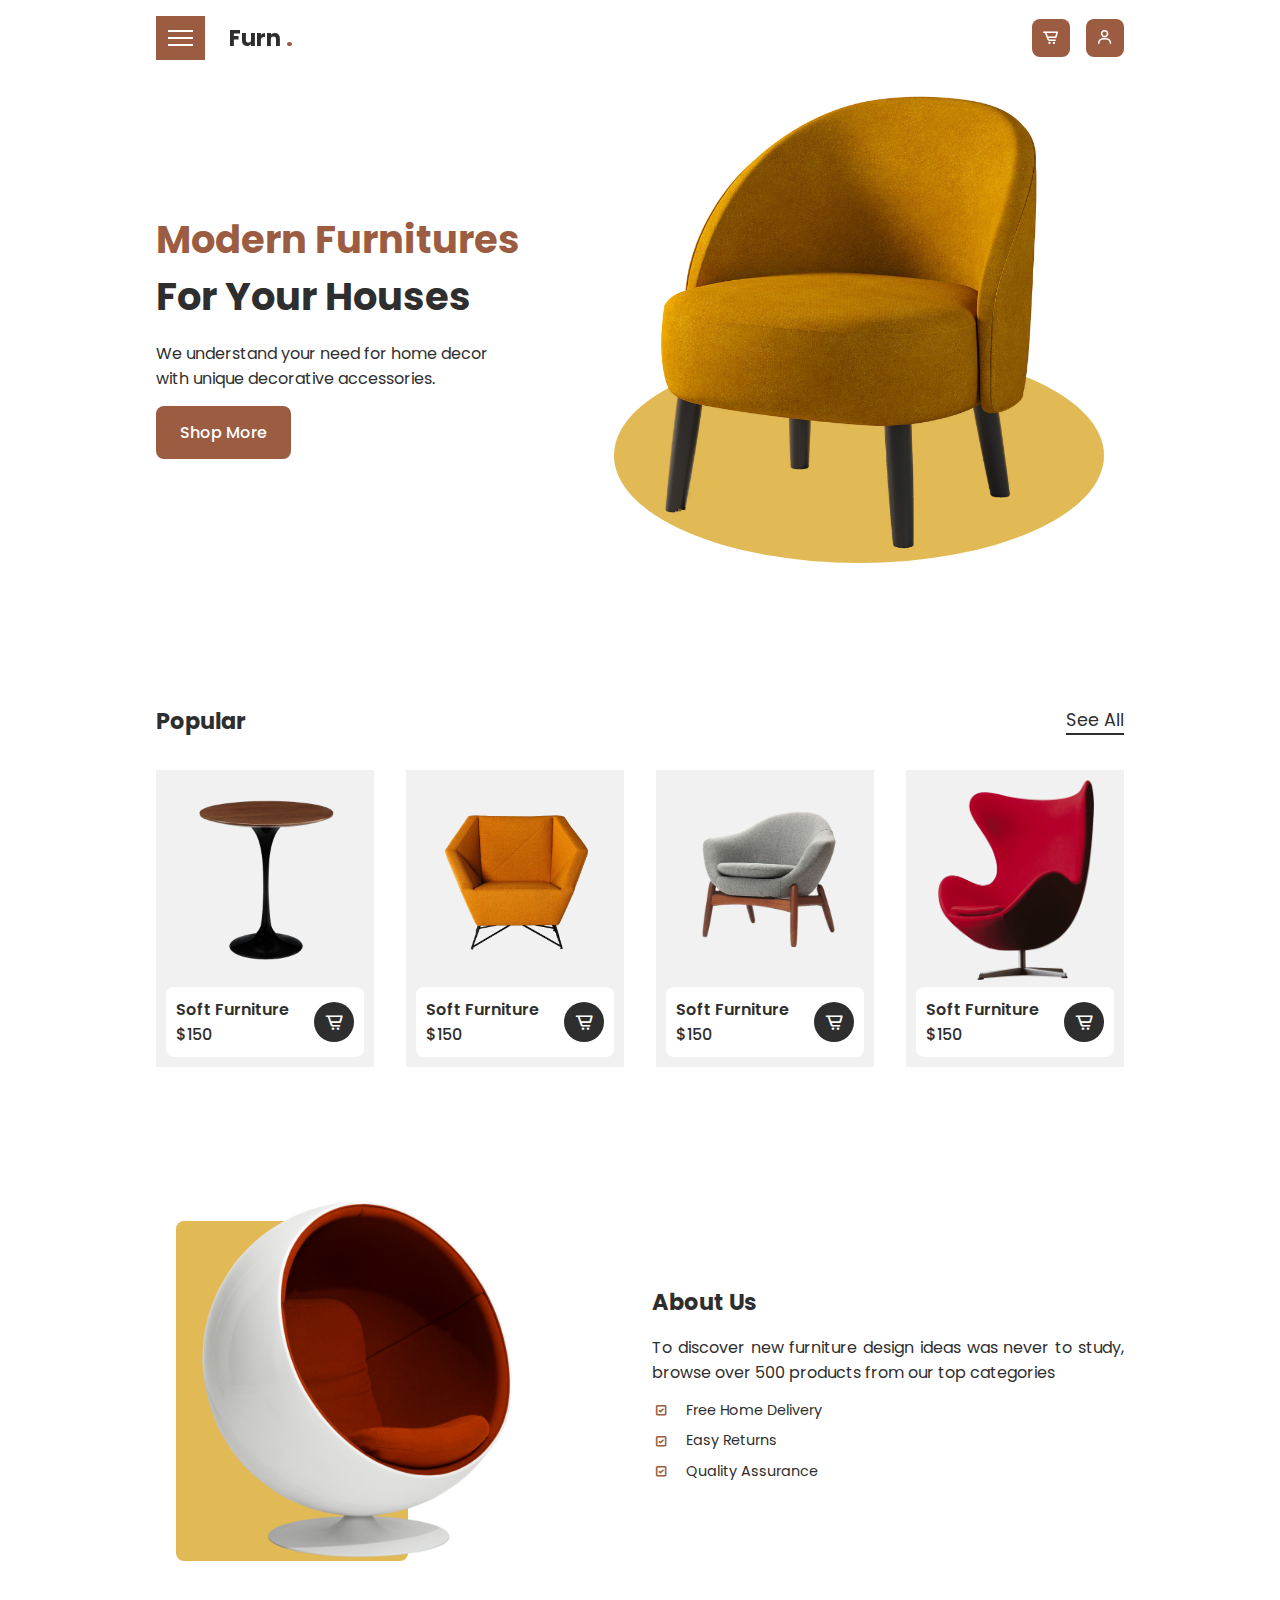
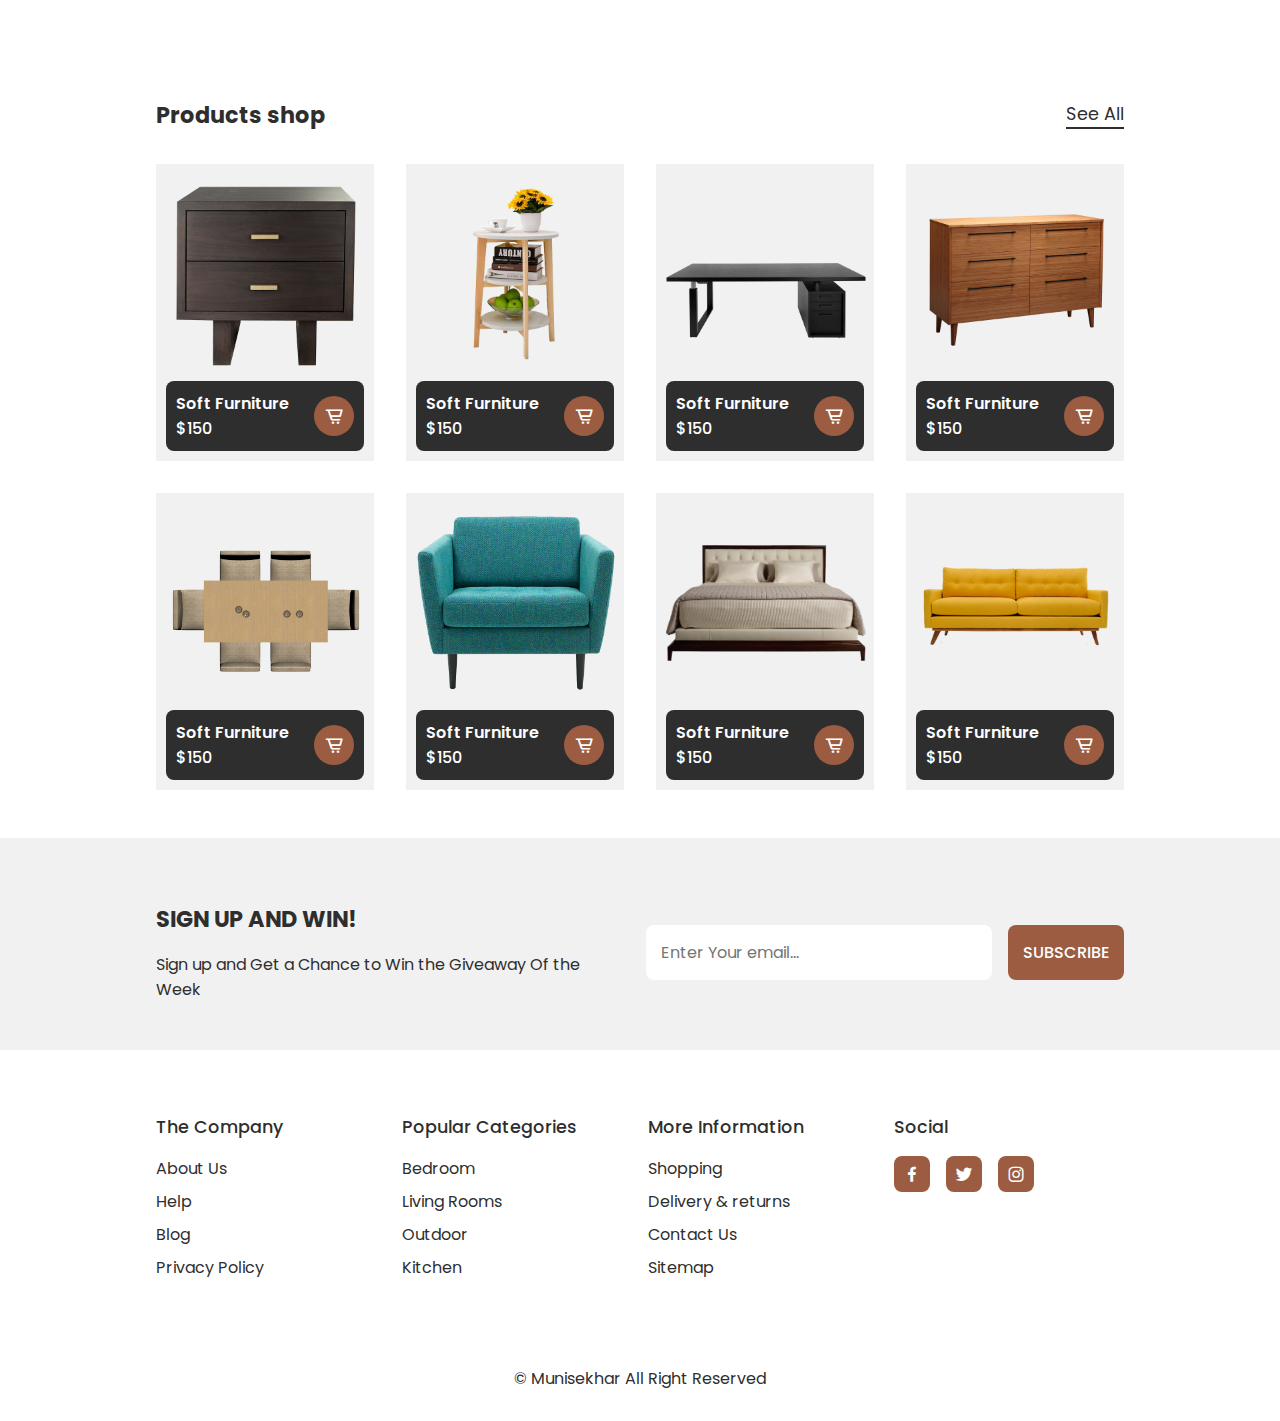
<file: Furniture_Website/Index.html>
<!DOCTYPE html>
<html lang="en">
<head>
    <meta charset="UTF-8">
    <meta name="viewport" content="width=device-width, initial-scale=1.0">
    <title>Reponsive Furniture Website</title>
    <!-- Link  to css -->
    <link rel="stylesheet" href="style.css">
    <!-- Box icons -->
    <link href='https://unpkg.com/boxicons@2.1.4/css/boxicons.min.css' rel='stylesheet'>
    <!-- Fav icons -->
    <link rel="shortcut icon" href="img/fav-icon.png" type="image/x-icon">
</head>
<body>
    <!-- scroll top -->
    <a href="#home" class="scroll-top"><i class='bx bx-up-arrow-alt' ></i></a>
    <!-- Header -->
    <header>
        <div class="nav container">
            <!-- menu icon -->
            <div class="menu-icon">
                <div class="line1"></div>
                <div class="line2"></div>
                <div class="line3"></div>
            </div>
            <!-- nav list -->
            <ul class="navbar">
                <li><a href="#home">Home</a></li>
                <li><a href="#popular">Popular</a></li>
                <li><a href="#about">About</a></li>
                <li><a href="#products">Products</a></li>
            </ul>
            <!-- Logo -->
            <a href="#" class="logo">
                Furn <span>.</span>
            </a>
            <!-- nav icons -->
            <div class="nav-icons">
                <i class='bx bx-cart-alt' id="cart-icon" ></i>
                <i class='bx bx-user' id="user-icon"></i>
            </div>
            <!-- cart -->
            <div class="cart">
                <div class="cart-content">
                    <!-- box 1 -->
                    <div class="cart-box">
                        <img src="img/products1.png" alt="">
                        <div class="cart-text">
                            <h3>Soft Furniture</h3>
                            <span>$150</span>
                            <span>x1</span>
                        </div>
                        <i class="bx bx-trash"></i>
                    </div>
                    <!-- box 2 -->
                    <div class="cart-box">
                        <img src="img/popular2.png" alt="">
                        <div class="cart-text">
                            <h3>Soft Furniture</h3>
                            <span>$150</span>
                            <span>x1</span>
                        </div>
                        <i class="bx bx-trash"></i>
                    </div>
                    <div class="total">
                        <h3>2 Items</h3>
                        <span>Total: $300</span>
                    </div>
                    <a href="" class="btn">Proceed to Pay</a>
                </div>
            </div>
            <!-- Login form -->
            <div class="login-form">
                <form action="">
                    <h2>Login to Continue</h2>
                    <input type="email" name="" id="" placeholder="Your Email....." required>
                    <input type="password" name="" id="" placeholder="password" required>
                    <a href="#">Forgot Password?</a>
                    <input type="submit" value="Log In" class="btn">
                    <a href="#">Create Account</a>
                </form>
            </div>
        </div>
    </header>

    <!-- Home section -->
    <section class="home container" id="home">
        <div class="home-text">
            <h1><span>Modern Furnitures</span><br>For Your Houses</h1>
            <p>We understand your need for home decor <br>with unique decorative accessories.</p>
            <a href="#" class="btn">Shop More</a>
        </div>
        <!-- Home Image -->
        <div class="home-img">
            <img src="img/Sofa.png" alt="">
        </div>
    </section>
    <!-- Home section end -->

    <!-- popular section start -->
        <section class="popular container" id="popular">
            <div class="heading">
                <h2>Popular</h2>
                <a href="3">See All</a>
            </div>
            <!-- popular content -->
            <div class="popular-content">
                <!-- box 1 -->
                <div class="box">
                    <img src="img/popular1.png" alt="">
                    <div class="box-text">
                        <div class="title-price">
                            <h3>Soft Furniture</h3>
                            <span>$150</span>
                        </div>
                        <a href="#"><i class='bx bx-cart-alt'></i></a>
                    </div>
                </div>
                 <!-- box 2 -->
                 <div class="box">
                    <img src="img/popular2.png" alt="">
                    <div class="box-text">
                        <div class="title-price">
                            <h3>Soft Furniture</h3>
                            <span>$150</span>
                        </div>
                        <a href="#"><i class='bx bx-cart-alt'></i></a>
                    </div>
                </div>
                 <!-- box 3 -->
                 <div class="box">
                    <img src="img/popular3.png" alt="">
                    <div class="box-text">
                        <div class="title-price">
                            <h3>Soft Furniture</h3>
                            <span>$150</span>
                        </div>
                        <a href="#"><i class='bx bx-cart-alt'></i></a>
                    </div>
                </div>
                 <!-- box 4 -->
                 <div class="box">
                    <img src="img/popular4.png" alt="">
                    <div class="box-text">
                        <div class="title-price">
                            <h3>Soft Furniture</h3>
                            <span>$150</span>
                        </div>
                        <a href="#"><i class='bx bx-cart-alt'></i></a>
                    </div>
                </div>
            </div>
        </section>
    <!-- popular section end -->

<!-- about section start -->
        <section class="about container" id="about">
            <div class="about-img">
                <img src="img/about.png" alt="">
            </div>
            <!-- about text -->
            <div class="about-text">
            <h2>About Us</h2>
            <p>To discover new furniture design ideas was never to study, browse over 500 products from our top categories</p>
            <div class="features">
                <i class='bx bx-checkbox-checked'><span>Free Home Delivery</span></i>
                <i class='bx bx-checkbox-checked'><span>Easy Returns</span></i>
                <i class='bx bx-checkbox-checked'><span>Quality Assurance</span></i>
            </div>
        </div>
        </section>
<!-- about section end -->
        <!-- products section start -->
        <section class="products container" id="products">
            <div class="heading">
                <h2>Products shop</h2>
                <a href="#">See All</a>
            </div>
      
        <!-- product content -->
            <div class="products-content">
                <!-- box 1 -->
                <div class="box">
                    <img src="img/products1.png" alt="">
                    <div class="box-text">
                        <div class="title-price">
                            <h3>Soft Furniture</h3>
                            <span>$150</span>
                        </div>
                        <a href="#"><i class='bx bx-cart-alt'></i></a>
                    </div>
                </div>
                <!-- box 2 -->
                <div class="box">
                    <img src="img/products2.png" alt="">
                    <div class="box-text">
                        <div class="title-price">
                            <h3>Soft Furniture</h3>
                            <span>$150</span>
                        </div>
                        <a href="#"><i class='bx bx-cart-alt'></i></a>
                    </div>
                </div>
                <!-- box 3 -->
                <div class="box">
                    <img src="img/products3.png" alt="">
                    <div class="box-text">
                        <div class="title-price">
                            <h3>Soft Furniture</h3>
                            <span>$150</span>
                        </div>
                        <a href="#"><i class='bx bx-cart-alt'></i></a>
                    </div>
                </div>
                <!-- box 4 -->
                <div class="box">
                    <img src="img/products4.png" alt="">
                    <div class="box-text">
                        <div class="title-price">
                            <h3>Soft Furniture</h3>
                            <span>$150</span>
                        </div>
                        <a href="#"><i class='bx bx-cart-alt'></i></a>
                    </div>
                </div>
                <!-- box 5 -->
                <div class="box">
                    <img src="img/products5.png" alt="">
                    <div class="box-text">
                        <div class="title-price">
                            <h3>Soft Furniture</h3>
                            <span>$150</span>
                        </div>
                        <a href="#"><i class='bx bx-cart-alt'></i></a>
                    </div>
                </div>
                <!-- box 6 -->
                <div class="box">
                    <img src="img/products6.png" alt="">
                    <div class="box-text">
                        <div class="title-price">
                            <h3>Soft Furniture</h3>
                            <span>$150</span>
                        </div>
                        <a href="#"><i class='bx bx-cart-alt'></i></a>
                    </div>
                </div>
                <!-- box 7 -->
                <div class="box">
                    <img src="img/products7.png" alt="">
                    <div class="box-text">
                        <div class="title-price">
                            <h3>Soft Furniture</h3>
                            <span>$150</span>
                        </div>
                        <a href="#"><i class='bx bx-cart-alt'></i></a>
                    </div>
                </div>
                <!-- box 8 -->
                <div class="box">
                    <img src="img/products8.png" alt="">
                    <div class="box-text">
                        <div class="title-price">
                            <h3>Soft Furniture</h3>
                            <span>$150</span>
                        </div>
                        <a href="#"><i class='bx bx-cart-alt'></i></a>
                    </div>
                </div>
            </div>
        </section>
        <!-- products sectionEnd -->
    <!-- news letter section start -->
        <section class="newsletter">
            <div class="newsletter-content container">
                <div class="newsletter-text">
                    <h2>SIGN UP AND WIN!</h2>
                    <p>Sign up  and Get a Chance to Win the Giveaway Of the Week</p>
                </div>
                <form action="">
                    <input type="email" name="" id="" placeholder="Enter Your email..." required>
                    <input type="submit" value="Subscribe" class="btn">
                </form>
            </div>
        </section>
    <!-- news letter section end -->
    <!-- footer Start -->
        <section class="footer container">
            <div class="footer-box">
                <h3>The Company</h3>
                <a href="#">About Us</a>
                <a href="#">Help</a>
                <a href="#">Blog</a>
                <a href="#">Privacy Policy</a>
            </div>
            <div class="footer-box">
                <h3>Popular Categories</h3>
                <a href="#">Bedroom</a>
                <a href="#">Living Rooms</a>
                <a href="#">Outdoor</a>
                <a href="#">Kitchen</a>
            </div>
            <div class="footer-box">
                <h3>More Information</h3>
                <a href="#">Shopping</a>
                <a href="#">Delivery & returns</a>
                <a href="#">Contact Us</a>
                <a href="#">Sitemap</a>
            </div>
            <div class="footer-box">
                <h3>Social</h3>
                    <div class="social">
                        <a href=""><i class='bx bxl-facebook' ></i></a>
                        <a href=""><i class='bx bxl-twitter' ></i></a>
                        <a href=""><i class='bx bxl-instagram' ></i></a>
                    </div>
            </div>
        </section>

    <!-- Footer End -->
    <!-- Copyright -->
        <div class="copyright">
            <p>&#169; Munisekhar All Right Reserved</p>
        </div>
    <!-- Link to js -->
    <script src="main.js"></script>
</body>
</html>
</file>
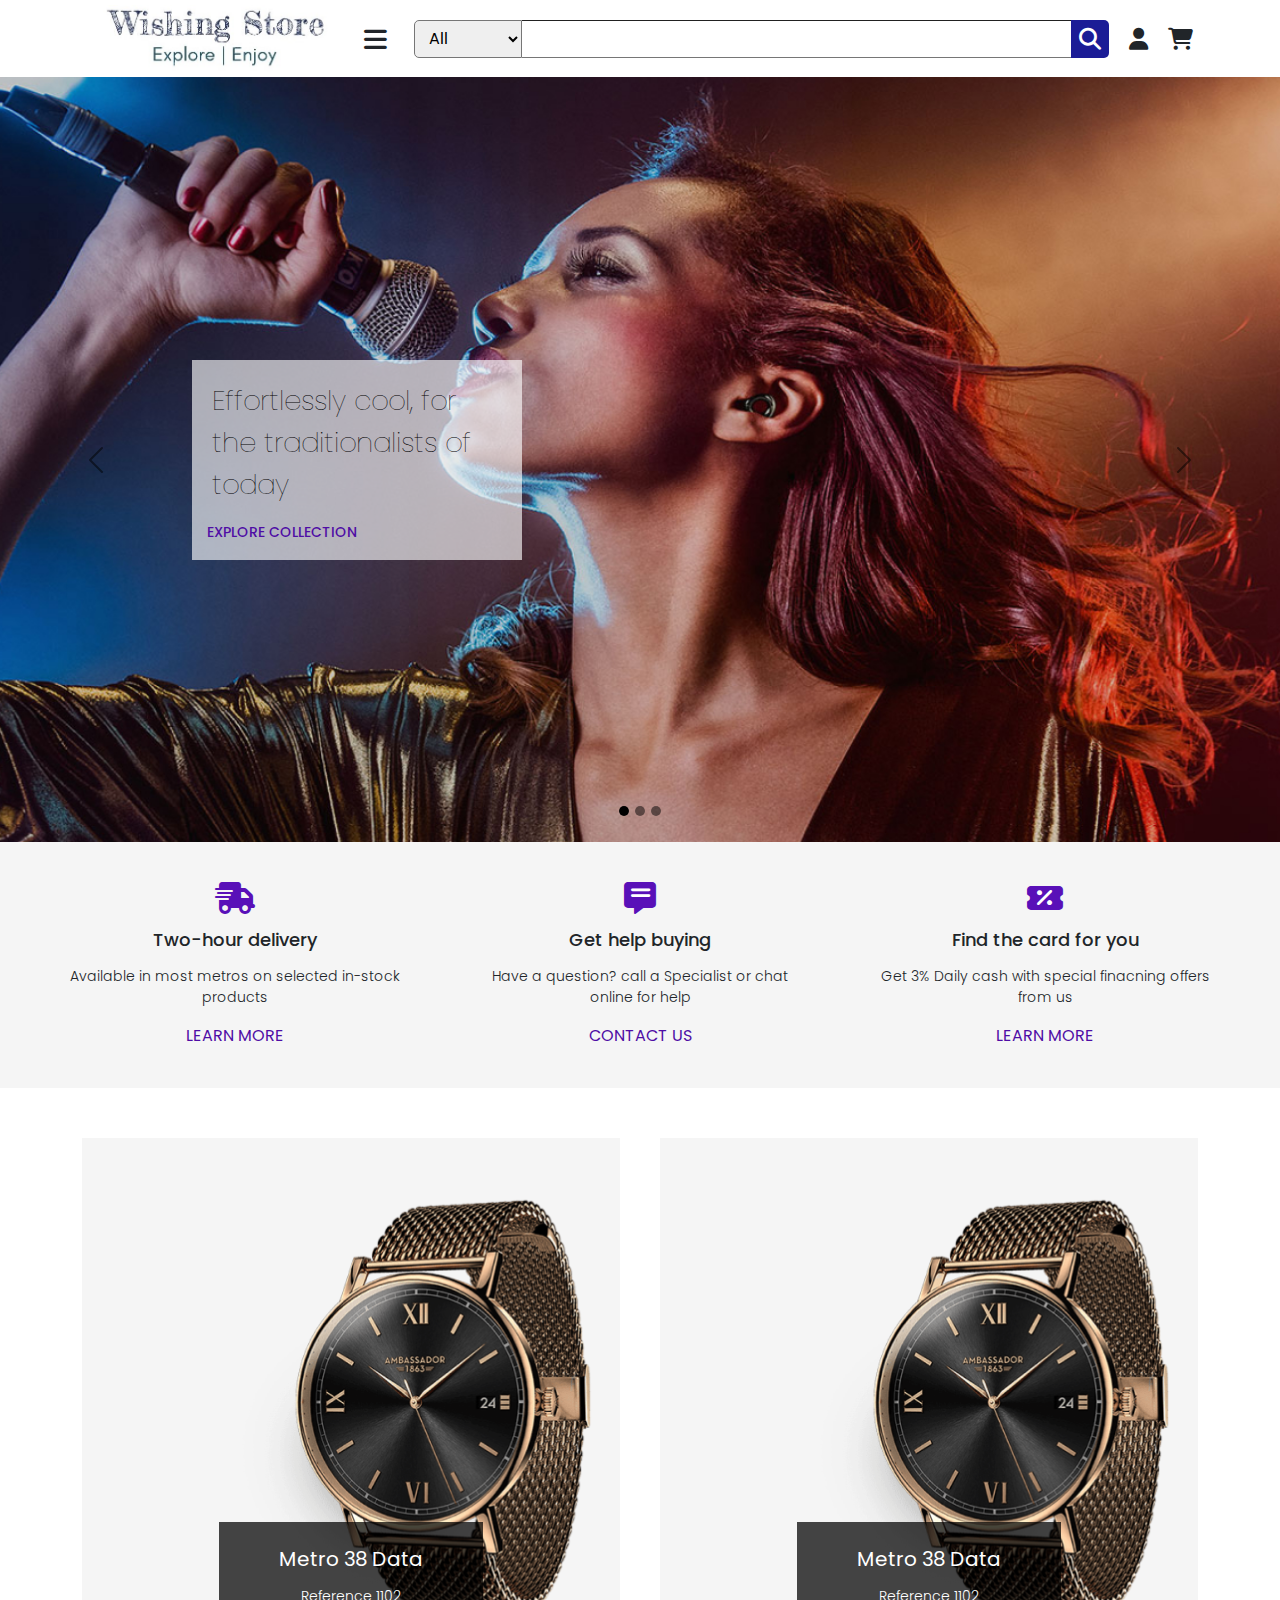
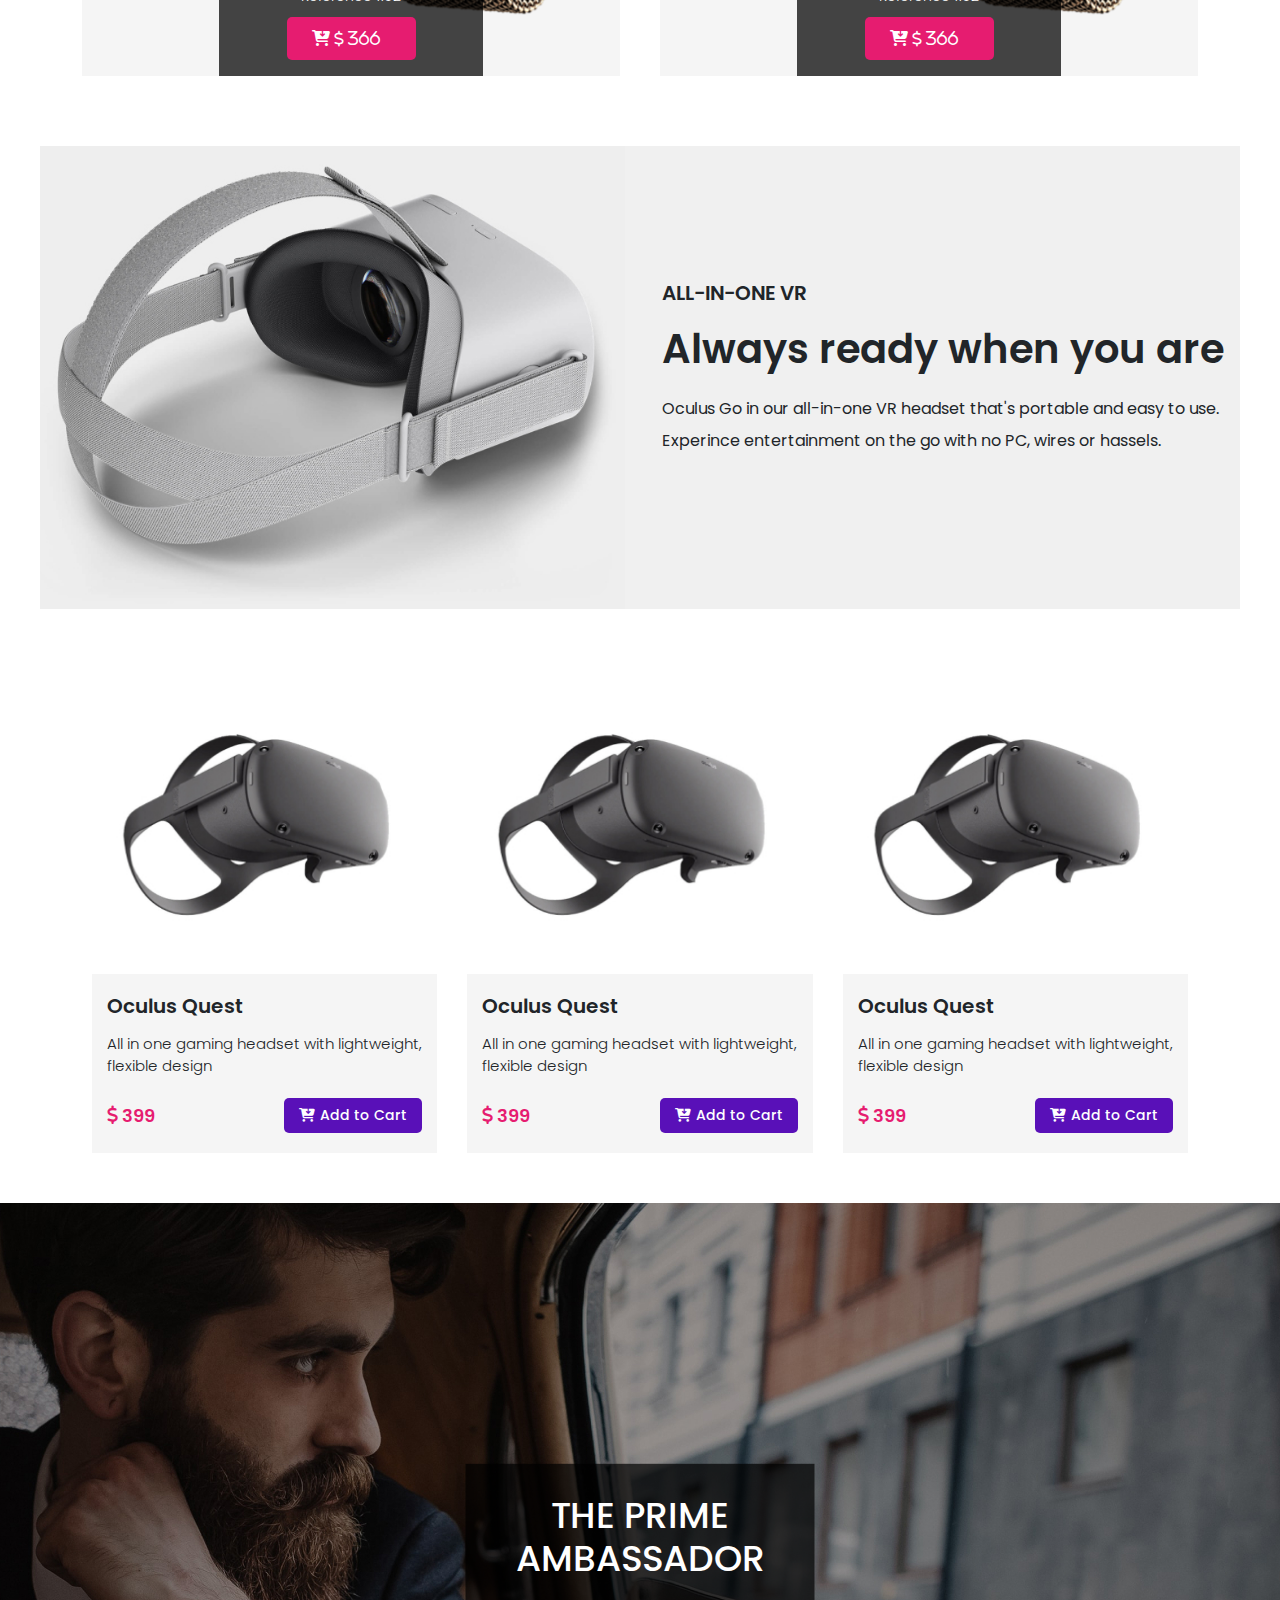
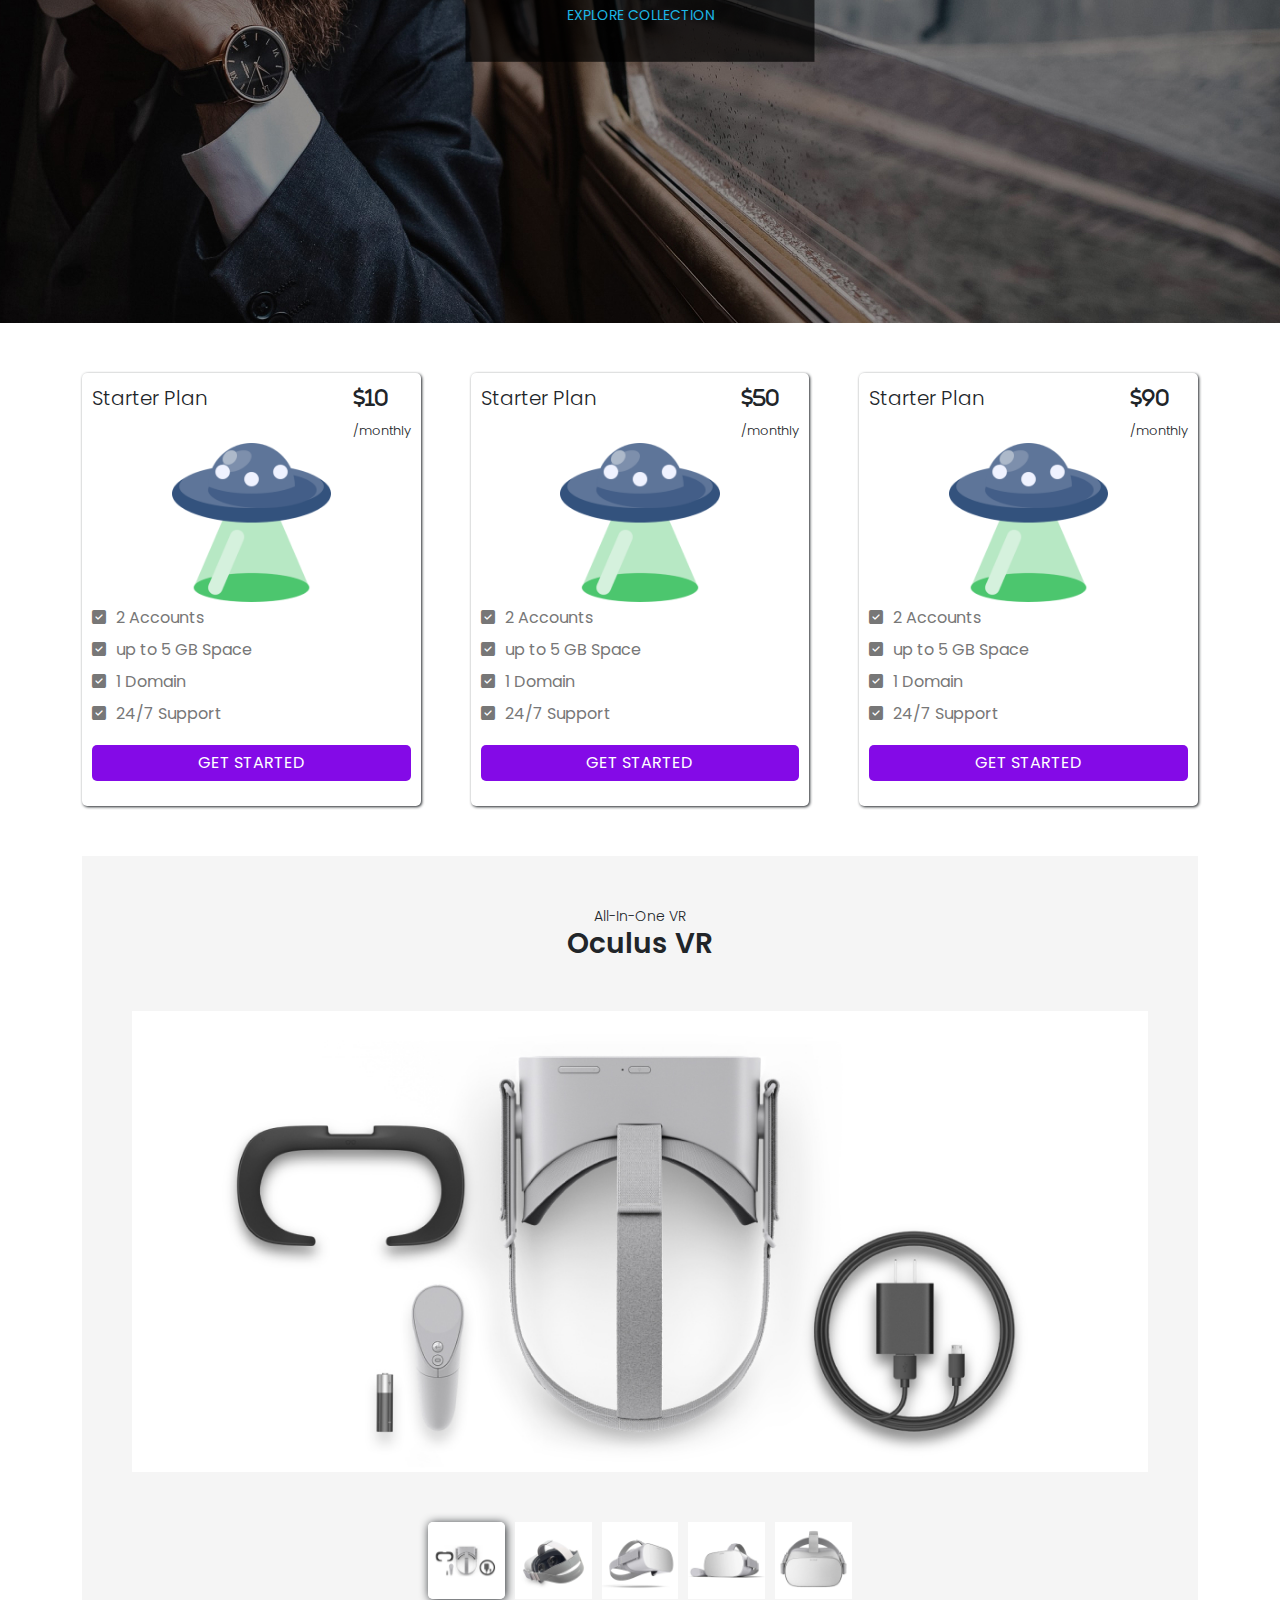
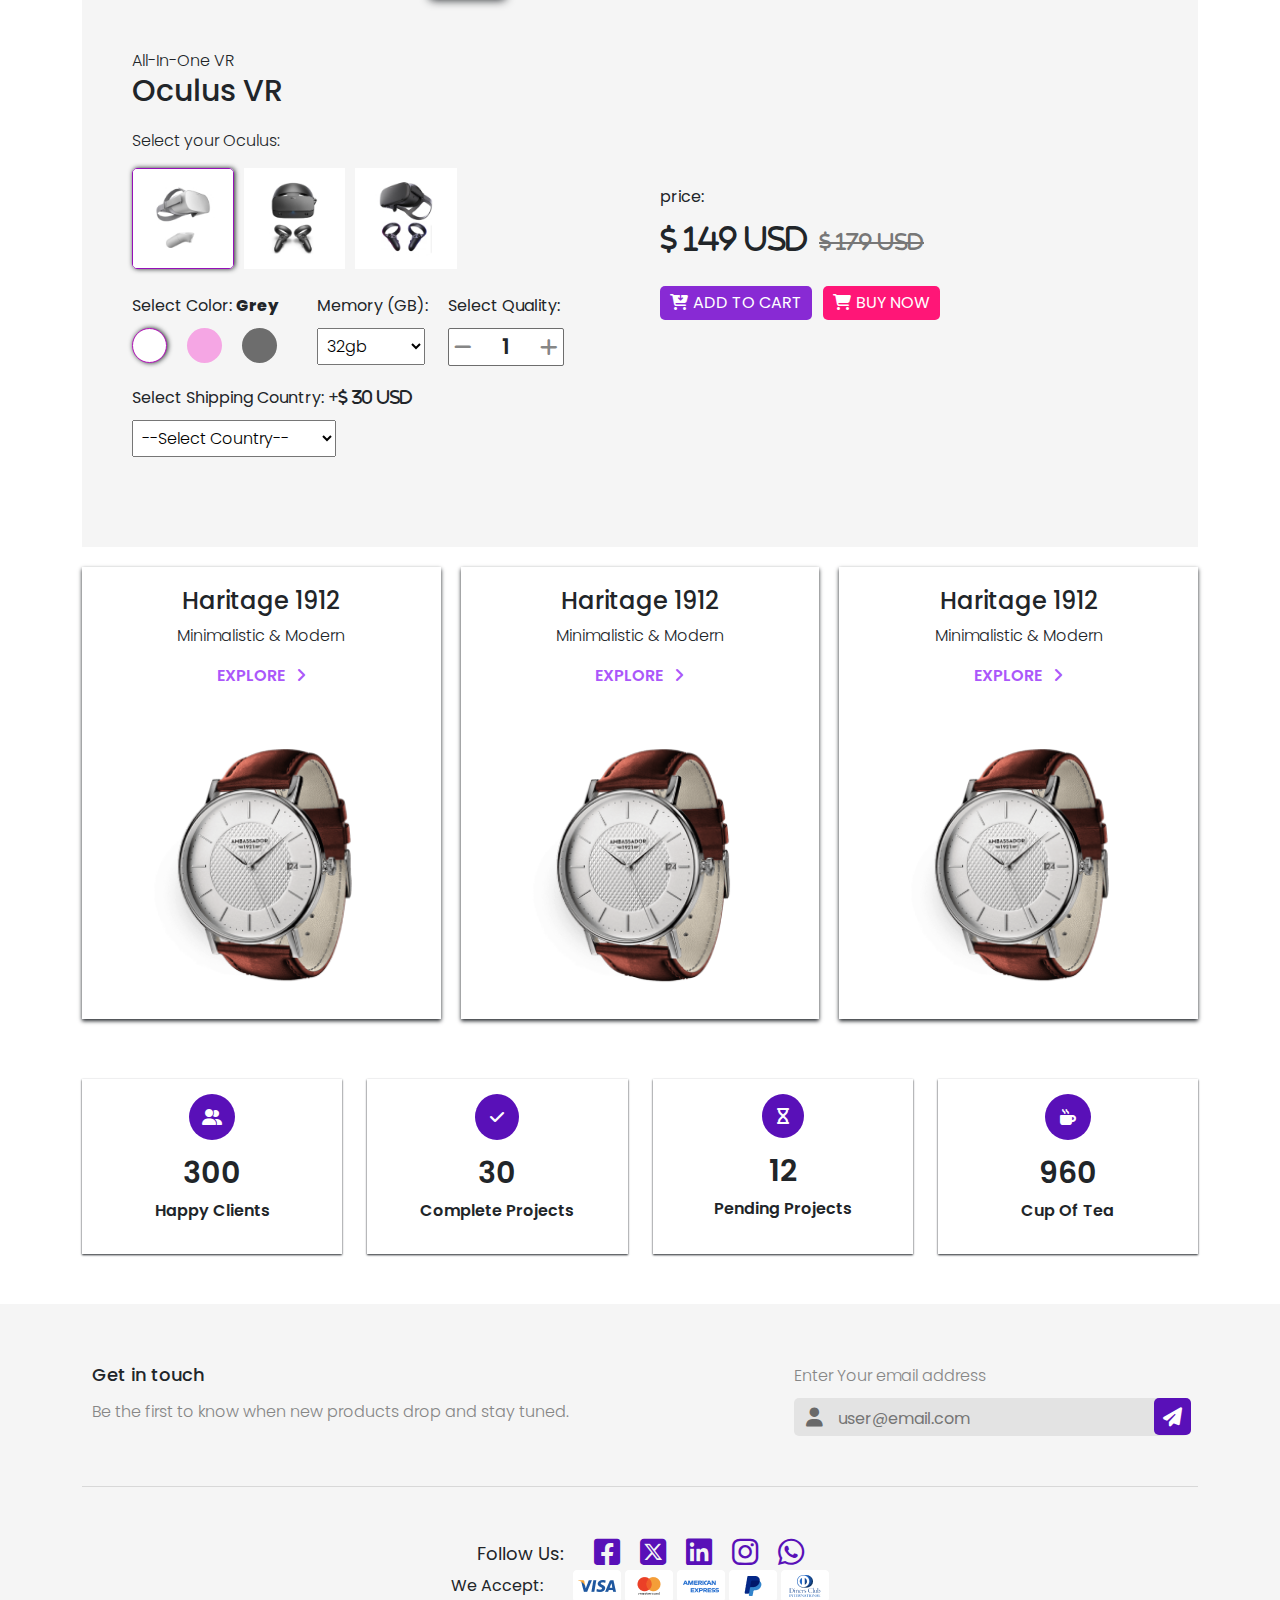
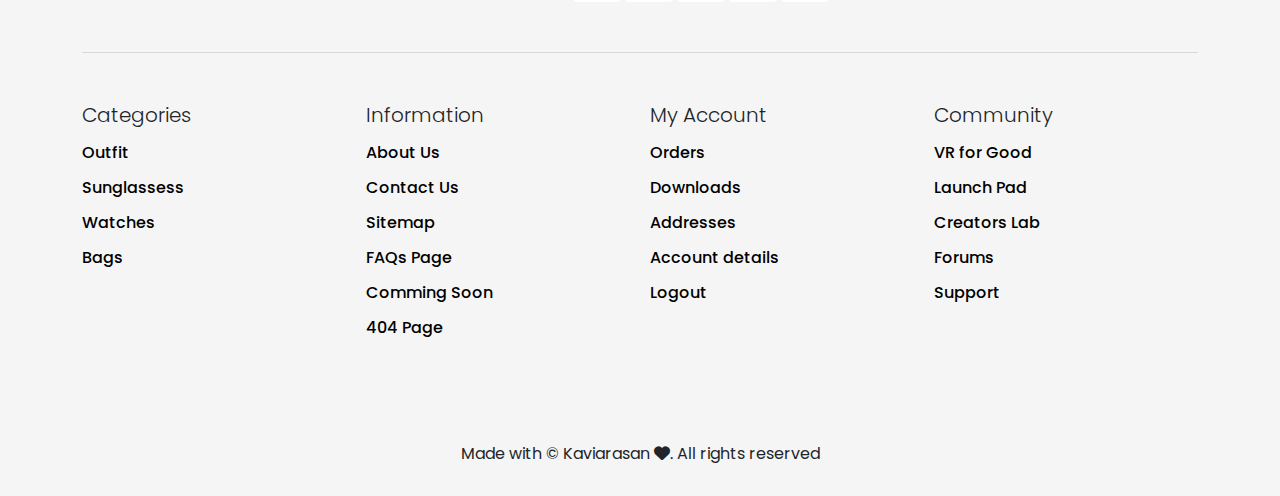
<file: wishing-store/index.html>
<!DOCTYPE html>
<html>
<head>
    <meta charset='utf-8'>
    <meta http-equiv='X-UA-Compatible' content='IE=edge'>
    <title>Wishing Store</title>
    <meta name='viewport' content='width=device-width, initial-scale=1'>
    <!-- Website icon -->
    <link rel="shortcut icon" href="./assets/icon/icon1.png" type="image/x-icon">
    <!-- fontawesome icons -->
    <link rel="stylesheet" href="./assets/libs/fontawesome/all.min.css">
    <link rel="stylesheet" href="./assets/libs/fontawesome/fontawesome.min.css">
    <!---------------------->
    <link rel='stylesheet' type='text/css' media='screen' href='./css/style.css'>
    <!-- bootstrap -->
    <link rel="stylesheet" href="./assets/bootstrap/css/bootstrap.min.css">
</head>
<body>
<section id="header">
    <!----------------- Header Section --------------->
    <div class="container">
        <header class="nav-bar">
            <img src="./assets/images/logo.jpg" alt="Wishing Store Logo">
            <nav class="nav-part1">
                <ul id="drop-down-content">
                    <li  class="row1">ARTS & CRAFTS<i class="fa-solid fa-angle-right"></i>
                        <div id="dd-content-submenu">
                            <div>
                                <p class="row1" onclick="openConntent('new-arrivals')"><a href="#">New Arrivals</a><i  class="fa-solid fa-angle-right"></i></p>
                                <ul id="new-arrivals">
                                    <li><a href="#">Dressess</a></li>
                                    <li><a href="#">Jackets</a></li>
                                    <li><a href="#">Hoodies & Sweatshirts</a></li>
                                    <li><a href="#">Sweaters</a></li>
                                    <li><a href="#">Tops & Tees</a></li>
                                    <li><a href="#">Party Dressess</a></li>
                                </ul>
                            </div>
                            <div>
                                <p class="row1" onclick="openConntent('trending')"><a href="#">Trending</a><i class="fa-solid fa-angle-right"></i></p>
                                <ul id="trending">
                                    <li><a href="#">Dressess</a></li>
                                    <li><a href="#">Jackets</a></li>
                                    <li><a href="#">Hoodies & Sweatshirts</a></li>
                                    <li><a href="#">Sweaters</a></li>
                                    <li><a href="#">Tops & Tees</a></li>
                                    <li><a href="#">Party Dressess</a></li>
                                </ul>
                            </div>
                        </div>
                    </li>
                    <li class="row1">FASHION<i class="fa-solid fa-angle-right"></i>
                        <div id="dd-content-submenu">
                            <div>
                                <p class="row1" onclick="openConntent('new-arrivals1')"><a href="#">New Arrivals</a><i class="fa-solid fa-angle-right"></i></p>
                                <ul id="new-arrivals1">
                                    <li><a href="#">Dressess</a></li>
                                    <li><a href="#">Jackets</a></li>
                                    <li><a href="#">Hoodies & Sweatshirts</a></li>
                                    <li><a href="#">Sweaters</a></li>
                                    <li><a href="#">Tops & Tees</a></li>
                                    <li><a href="#">Party Dressess</a></li>
                                </ul>
                            </div>
                            <div>
                                <p class="row1" onclick="openConntent('trending1')"><a href="#">Trending</a><i  class="fa-solid fa-angle-right"></i></p>
                                <ul id="trending1">
                                    <li><a href="#">Dressess</a></li>
                                    <li><a href="#">Jackets</a></li>
                                    <li><a href="#">Hoodies & Sweatshirts</a></li>
                                    <li><a href="#">Sweaters</a></li>
                                    <li><a href="#">Tops & Tees</a></li>
                                    <li><a href="#">Party Dressess</a></li>
                                </ul>
                            </div>
                        </div>
                    </li>
                    <li class="row1">HEALTH & HOUSEHOLD<i class="fa-solid fa-angle-right"></i>
                        <div id="dd-content-submenu">
                            <div>
                                <p class="row1" onclick="openConntent('new-arrivals2')"><a href="#">New Arrivals</a><i  class="fa-solid fa-angle-right"></i></p>
                                <ul id="new-arrivals2">
                                    <li><a href="#">Dressess</a></li>
                                    <li><a href="#">Jackets</a></li>
                                    <li><a href="#">Hoodies & Sweatshirts</a></li>
                                    <li><a href="#">Sweaters</a></li>
                                    <li><a href="#">Tops & Tees</a></li>
                                    <li><a href="#">Party Dressess</a></li>
                                </ul>
                            </div>
                            <div>
                                <p class="row1" onclick="openConntent('trending2')"><a href="#">Trending</a><i  class="fa-solid fa-angle-right"></i></p>
                                <ul id="trending2">
                                    <li><a href="#">Dressess</a></li>
                                    <li><a href="#">Jackets</a></li>
                                    <li><a href="#">Hoodies & Sweatshirts</a></li>
                                    <li><a href="#">Sweaters</a></li>
                                    <li><a href="#">Tops & Tees</a></li>
                                    <li><a href="#">Party Dressess</a></li>
                                </ul>
                            </div>
                        </div>
                    </li>
                    <li class="row1">BAGES & SHOES<i class="fa-solid fa-angle-right"></i>
                        <div id="dd-content-submenu">
                            <div>
                                <p class="row1" onclick="openConntent('new-arrivals3')"><a href="#">New Arrivals</a><i  class="fa-solid fa-angle-right"></i></p>
                                <ul id="new-arrivals3">
                                    <li><a href="#">Dressess</a></li>
                                    <li><a href="#">Jackets</a></li>
                                    <li><a href="#">Hoodies & Sweatshirts</a></li>
                                    <li><a href="#">Sweaters</a></li>
                                    <li><a href="#">Tops & Tees</a></li>
                                    <li><a href="#">Party Dressess</a></li>
                                </ul>
                            </div>
                            <div>
                                <p class="row1" onclick="openConntent('trending3')"><a href="#">Trending</a><i  class="fa-solid fa-angle-right"></i></p>
                                <ul id="trending3">
                                    <li><a href="#">Dressess</a></li>
                                    <li><a href="#">Jackets</a></li>
                                    <li><a href="#">Hoodies & Sweatshirts</a></li>
                                    <li><a href="#">Sweaters</a></li>
                                    <li><a href="#">Tops & Tees</a></li>
                                    <li><a href="#">Party Dressess</a></li>
                                </ul>
                            </div>
                        </div>
                    </li>
                    <li class="row1">JEWELLARY & WATCHES<i class="fa-solid fa-angle-right"></i>
                        <div id="dd-content-submenu">
                            <div>
                                <p class="row1" onclick="openConntent('new-arrivals4')"><a href="#">New Arrivals</a><i  class="fa-solid fa-angle-right"></i></p>
                                <ul id="new-arrivals4">
                                    <li><a href="#">Dressess</a></li>
                                    <li><a href="#">Jackets</a></li>
                                    <li><a href="#">Hoodies & Sweatshirts</a></li>
                                    <li><a href="#">Sweaters</a></li>
                                    <li><a href="#">Tops & Tees</a></li>
                                    <li><a href="#">Party Dressess</a></li>
                                </ul>
                            </div>
                            <div>
                                <p class="row1" onclick="openConntent('trending4')"><a href="#">Trending</a><i  class="fa-solid fa-angle-right"></i></p>
                                <ul id="trending4">
                                    <li><a href="#">Dressess</a></li>
                                    <li><a href="#">Jackets</a></li>
                                    <li><a href="#">Hoodies & Sweatshirts</a></li>
                                    <li><a href="#">Sweaters</a></li>
                                    <li><a href="#">Tops & Tees</a></li>
                                    <li><a href="#">Party Dressess</a></li>
                                </ul>
                            </div>
                        </div>
                    </li>
                    <li class="row1">BEAUTY & HEALTH<i class="fa-solid fa-angle-right"></i>
                        <div id="dd-content-submenu">
                            <div>
                                <p class="row1" onclick="openConntent('new-arrivals5')"><a href="#">New Arrivals</a><i  class="fa-solid fa-angle-right"></i></p>
                                <ul id="new-arrivals5">
                                    <li><a href="#">Dressess</a></li>
                                    <li><a href="#">Jackets</a></li>
                                    <li><a href="#">Hoodies & Sweatshirts</a></li>
                                    <li><a href="#">Sweaters</a></li>
                                    <li><a href="#">Tops & Tees</a></li>
                                    <li><a href="#">Party Dressess</a></li>
                                </ul>
                            </div>
                            <div>
                                <p class="row1" onclick="openConntent('trending5')"><a href="#">Trending</a><i  class="fa-solid fa-angle-right"></i></p>
                                <ul id="trending5">
                                    <li><a href="#">Dressess</a></li>
                                    <li><a href="#">Jackets</a></li>
                                    <li><a href="#">Hoodies & Sweatshirts</a></li>
                                    <li><a href="#">Sweaters</a></li>
                                    <li><a href="#">Tops & Tees</a></li>
                                    <li><a href="#">Party Dressess</a></li>
                                </ul>
                            </div>
                        </div>
                    </li>
                    <li class="row1">ELECTRONICS<i class="fa-solid fa-angle-right"></i>
                        <div id="dd-content-submenu">
                            <div>
                                <p class="row1" onclick="openConntent('new-arrivals6')"><a href="#">New Arrivals</a><i  class="fa-solid fa-angle-right"></i></p>
                                <ul id="new-arrivals6">
                                    <li><a href="#">Dressess</a></li>
                                    <li><a href="#">Jackets</a></li>
                                    <li><a href="#">Hoodies & Sweatshirts</a></li>
                                    <li><a href="#">Sweaters</a></li>
                                    <li><a href="#">Tops & Tees</a></li>
                                    <li><a href="#">Party Dressess</a></li>
                                </ul>
                            </div>
                            <div>
                                <p class="row1" onclick="openConntent('trending6')"><a href="#">Trending</a><i  class="fa-solid fa-angle-right"></i></p>
                                <ul id="trending6">
                                    <li><a href="#">Dressess</a></li>
                                    <li><a href="#">Jackets</a></li>
                                    <li><a href="#">Hoodies & Sweatshirts</a></li>
                                    <li><a href="#">Sweaters</a></li>
                                    <li><a href="#">Tops & Tees</a></li>
                                    <li><a href="#">Party Dressess</a></li>
                                </ul>
                            </div>
                        </div>
                    </li>
                    <li class="row1">HOME & GARDENS<i class="fa-solid fa-angle-right"></i>
                        <div id="dd-content-submenu">
                            <div>
                                <p class="row1" onclick="openConntent('new-arrivals7')"><a href="#">New Arrivals</a><i  class="fa-solid fa-angle-right"></i></p>
                                <ul id="new-arrivals7">
                                    <li><a href="#">Dressess</a></li>
                                    <li><a href="#">Jackets</a></li>
                                    <li><a href="#">Hoodies & Sweatshirts</a></li>
                                    <li><a href="#">Sweaters</a></li>
                                    <li><a href="#">Tops & Tees</a></li>
                                    <li><a href="#">Party Dressess</a></li>
                                </ul>
                            </div>
                            <div>
                                <p class="row1" onclick="openConntent('trending7')"><a href="#">Trending</a><i  class="fa-solid fa-angle-right"></i></p>
                                <ul id="trending7">
                                    <li><a href="#">Dressess</a></li>
                                    <li><a href="#">Jackets</a></li>
                                    <li><a href="#">Hoodies & Sweatshirts</a></li>
                                    <li><a href="#">Sweaters</a></li>
                                    <li><a href="#">Tops & Tees</a></li>
                                    <li><a href="#">Party Dressess</a></li>
                                </ul>
                            </div>
                        </div>
                    </li>
                    <i class="fa-solid fa-xmark" id="closemenu" onclick="closeDropDown()"></i>
                </ul>
                <i class="fa-solid fa-bars" id="openmenu" onclick="openDropDown()"></i> 
            </nav>
            <nav class="nav-part2">
                <select name="menu" id="menu">
                    <option value="">All</option>
                    <option value="">option 1</option>
                    <option value="">option 2</option>
                    <option value="">option 3</option>
                    <option value="">option 4</option>
                    <option value="">option 5</option>
                </select>
                <input type="search" name="searchitems" id="searchitems"><i class="fa-solid fa-magnifying-glass"></i>
            </nav>
            <nav class="nav-part3 row1">
                <ul id="profile-drop-down">
                    <li><i class="fa-solid fa-user"></i> My Profile</li>
                    <li><i class="fa-solid fa-gear"></i>Settings</li>
                    <li><i class="fa-solid fa-bell"></i>Notifications</li>
                    <li><i class="fa-solid fa-right-from-bracket"></i>Logout</li>
                </ul>
                <i class="fa-solid fa-user" id="user" onclick="dropDownProfile()"></i>
                <i class="fa-solid fa-cart-shopping"></i>
            </nav>
        </header>
    </div>
</section>
<!-------------------------- Slide-Banner -------------------------->
<div id="carouselExampleDark" class="carousel carousel-dark slide" data-bs-ride="carousel" >
    <div class="carousel-indicators">
      <button type="button" data-bs-target="#carouselExampleDark" data-bs-slide-to="0" class="active" aria-current="true" aria-label="Slide 1"></button>
      <button type="button" data-bs-target="#carouselExampleDark" data-bs-slide-to="1" aria-label="Slide 2"></button>
      <button type="button" data-bs-target="#carouselExampleDark" data-bs-slide-to="2" aria-label="Slide 3"></button>
    </div>
    <div class="carousel-inner">
      <div class="carousel-item " data-bs-interval="2000">
        <img src="./assets/images/banner-1.jpg" class="d-block w-100" alt="slide-banner-image1">
        <div class="carousel-caption d-none d-md-block">
            <p>Effortlessly cool, for the traditionalists of today</p>
            <a href="#">Explore collection</a>
        </div>
      </div>
      <div class="carousel-item " data-bs-interval="2000">
        <img src="./assets/images/banner-2.jpg" class="d-block w-100" alt="slide-banner-image2">
        <div class="carousel-caption d-none d-md-block">
            <p>Effortlessly cool, for the traditionalists of today</p>
            <a href="#">Explore collection</a>
        </div>
      </div>
      <div class="carousel-item active" data-bs-interval="2000">
        <img src="./assets/images/banner-3.jpg" class="d-block w-100" alt="slide-banner-image3">
        <div class="carousel-caption d-none d-md-block">
          <p>Effortlessly cool, for the traditionalists of today</p>
          <a href="#">Explore collection</a>
        </div>
      </div>
    </div>
    <button class="carousel-control-prev" type="button" data-bs-target="#carouselExampleDark" data-bs-slide="prev">
      <span class="carousel-control-prev-icon" aria-hidden="true"></span>
      <span class="visually-hidden">Previous</span>
    </button>
    <button class="carousel-control-next" type="button" data-bs-target="#carouselExampleDark" data-bs-slide="next">
      <span class="carousel-control-next-icon" aria-hidden="true"></span>
      <span class="visually-hidden">Next</span>
    </button>
  </div>
<!----------------------------- Details ---------------------------->
<section id="details">
    <div class="details-card">
        <div class="detail-inner-card">
            <i class="fa-solid fa-truck-fast"></i>
            <h5>Two-hour delivery</h5>
            <p>Available in most metros on selected in-stock products</p>
            <a href="#">learn more</a>
        </div>
        <div class="detail-inner-card">
            <i class="fa-solid fa-message"><i class="fa-solid fa-grip-lines"></i></i>
            <h5>Get help buying</h5>
            <p>Have a question? call a Specialist or chat online for help</p>
            <a href="#">contact us</a>
        </div>
        <div class="detail-inner-card">
            <i class="fa-solid fa-ticket-simple"><i class="fa-solid fa-percent"></i></i>
            <h5>Find the card for you</h5>
            <p>Get 3% Daily cash with special finacning offers from us</p>
            <a href="#">learn more</a>
        </div>
    </div>
</section>
<!-- ----------------------- Products-1 ---------------------------->
<section id="product-list-1">
    <div class="container">
        <div class="product-1-watch">
            <div class="watch-card">
                <img src="./assets/images/product-1.jpg" alt="Product-1 Watch">
                <div class="product-1-details">
                    <h5>Metro 38 Data</h5>
                    <p>Reference 1102</p>
                    <a href="#"><i class="fa-solid fa-cart-arrow-down"> <i class="fa-solid fa-dollar-sign"> 366</i></i></a>
                </div>
            </div>
            <div class="watch-card">
                <img src="./assets/images/product-1.jpg" alt="Product-1 Watch">
                <div class="product-1-details">
                    <h5>Metro 38 Data</h5>
                    <p>Reference 1102</p>
                    <a href="#"><i class="fa-solid fa-cart-arrow-down"> <i class="fa-solid fa-dollar-sign"> 366</i></i></a>
                </div>
            </div>
        </div>
    </div>
</section>
<!---------------------------content 2------------------------------>
<section id="content">
    <div class="content-2">
        <img src="./assets/images/content-2.jpg" alt="VR-Box">
        <div class="content-2-details">
            <h5>all-in-one vr</h5>
            <h4>Always ready when you are</h4>
            <p>Oculus Go in our all-in-one VR headset that's portable and easy to use. Experince entertainment on the go with no PC, wires or hassels.</p>
        </div>
    </div>

</section>
<!-- ------------------------ Product-2 ---------------------------->
<section id="product-list-2">
    <div class="container">
        <div class="product-2-vr">
            <div class="vr-box">
                <img src="./assets/images/product-2.jpg" alt="Product-2 VR Box">
                <div class="product-2-details">
                    <h6>Oculus Quest</h6>
                    <p>All in one gaming headset with lightweight, flexible design</p>
                    <div class="addtocart">
                        <p><i class="fa-solid fa-dollar-sign"></i> 399</p>
                        <a href="#"><i class="fa-solid fa-cart-arrow-down"></i>Add to Cart</a>
                    </div>
                </div>
            </div>
            <div class="vr-box">
                <img src="./assets/images/product-2.jpg" alt="Product-2 VR Box">
                <div class="product-2-details">
                    <h6>Oculus Quest</h6>
                    <p>All in one gaming headset with lightweight, flexible design</p>
                    <div class="addtocart">
                        <p><i class="fa-solid fa-dollar-sign"></i> 399</p>
                        <a href="#"><i class="fa-solid fa-cart-arrow-down"></i>Add to Cart</a>
                    </div>
                </div>
            </div>
            <div class="vr-box">
                <img src="./assets/images/product-2.jpg" alt="Product-2 VR Box">
                <div class="product-2-details">
                    <h6>Oculus Quest</h6>
                    <p>All in one gaming headset with lightweight, flexible design</p>
                    <div class="addtocart">
                        <p><i class="fa-solid fa-dollar-sign"></i> 399</p>
                        <a href="#"><i class="fa-solid fa-cart-arrow-down"></i>Add to Cart</a>
                    </div>
                </div>
            </div>
        </div>
    </div>
</section>
<!-- -------------------------- Content-4 ----------------------- -->
<section id="content-4">
    <div class="prime-ambassador">
        <h2>The prime <br> Ambassador</h2>
        <p>explore collection</p>
    </div>

</section>
<!------------------------------Pricing------------------------------>
<section id="pricing">
    <div class="container">
        <div class="price-plan">
            <div class="starter-plan">
                <div class="starter-top row1">
                    <p>Starter Plan</p>
                    <p><i class="fa-solid fa-dollar-sign">10</i><br><span>/monthly</span></p>
                </div>
                <img src="./assets/images/pricing-5.png " alt="pricing-card-details">
                <div class="starter-bottom">
                    <p><i class="fa-solid fa-square-check"></i>2 Accounts</p>
                    <p><i class="fa-solid fa-square-check"></i>up to 5 GB Space</p>
                    <p><i class="fa-solid fa-square-check"></i>1 Domain</p>
                    <p><i class="fa-solid fa-square-check"></i>24/7 Support</p>
                </div>
                <button type="button">GET STARTED</button>
            </div>
            <div class="starter-plan">
                <div class="starter-top row1">
                    <p>Starter Plan</p>
                    <p><i class="fa-solid fa-dollar-sign">50</i><br><span>/monthly</span></p>
                </div>
                <img src="./assets/images/pricing-5.png " alt="pricing-card-details">
                <div class="starter-bottom">
                    <p><i class="fa-solid fa-square-check"></i>2 Accounts</p>
                    <p><i class="fa-solid fa-square-check"></i>up to 5 GB Space</p>
                    <p><i class="fa-solid fa-square-check"></i>1 Domain</p>
                    <p><i class="fa-solid fa-square-check"></i>24/7 Support</p>
                </div>
                <button type="button">GET STARTED</button>
            </div>
            <div class="starter-plan">
                <div class="starter-top row1">
                    <p>Starter Plan</p>
                    <p><i class="fa-solid fa-dollar-sign">90</i><br><span>/monthly</span></p>
                </div>
                <img src="./assets/images/pricing-5.png " alt="pricing-card-details">
                <div class="starter-bottom">
                    <p><i class="fa-solid fa-square-check"></i>2 Accounts</p>
                    <p><i class="fa-solid fa-square-check"></i>up to 5 GB Space</p>
                    <p><i class="fa-solid fa-square-check"></i>1 Domain</p>
                    <p><i class="fa-solid fa-square-check"></i>24/7 Support</p>
                </div>
                <button type="button">GET STARTED</button>
            </div>
        </div>
    </div>
</section>
<!------------------------------ Product-3 --------------------------->
<section id="procuct-list-3">
    <div class="container">
        <div class="porduct-3-oculusvr">
            <div class="p3-top">
                <p>All-In-One VR</p>
                <h3>Oculus VR</h3>
            </div>
            <img src="./assets/images/product-3.jpg" alt="Product-3 Oculus VR">
            <div class="p3-thunbs">
                <img src="./assets/images/thunb-1.jpg" onclick="nxtImg()" class="p3-thunbs-img active" alt="thunb-1">
                <img src="./assets/images/thunb-2.jpg" onclick="nxtImg()" class="p3-thunbs-img" alt="thunb-2">
                <img src="./assets/images/thunb-3.jpg" onclick="nxtImg()" class="p3-thunbs-img" alt="thunb-3">
                <img src="./assets/images/thunb-4.jpg" onclick="nxtImg()" class="p3-thunbs-img" alt="thunb-4">
                <img src="./assets/images/thunb-5.jpg" onclick="nxtImg()" class="p3-thunbs-img" alt="thunb-5">
            </div>
            <div class="p3-bottom row1">
                <div class="p3-bottom-col1">
                    <p>All-In-One VR</p>
                    <h3>Oculus VR</h3>
                    <p class="p3-bottom-p">Select your Oculus:</p>
                    <div class="p3-bottom-col1-row">
                        <img src="./assets/images/product-items-1.jpg" onclick="nxtItems()" class="p3-bottom-img active"alt="product-items-1">
                        <img src="./assets/images/product-items-2.jpg" onclick="nxtItems()" class="p3-bottom-img" alt="product-items-2">
                        <img src="./assets/images/product-items-3.jpg" onclick="nxtItems()" class="p3-bottom-img" alt="product-items-3">
                    </div>
                    <div class="p3-product-form">
                        <div class="form-row">
                            <div>
                                <label>Select Color: <span id="selectcolor">Grey</span></label>
                                <div class="color-div">
                                    <div onclick="itemColor()" class="color c-white color-active"></div>
                                    <div onclick="itemColor()" class="color c-pink"></div>
                                    <div onclick="itemColor()" class="color c-grey"></div>
                                </div>
                            </div>
                            <div>
                                <label for="gb">Memory (GB):</label><br>
                                <select name="GB" id="gb">
                                    <option value="32GB">32gb</option>
                                    <option value="64GB">64gb</option>
                                    <option value="128GB">128gb</option>
                                    <option value="256GB">256gb</option>
                                    <option value="512GB">512gb</option>
                                </select>
                            </div>
                            <div>
                                <label>Select Quality:</label>
                                <p class="textarea" id="quantityselect"><i onclick="increaseQuantity()" class="fa-solid fa-minus"></i><span></span><i onclick="increaseQuantity()" class="fa-solid fa-plus"></i></p>
                            </div> 
                        </div> 
                        <div>
                            <label for="country">Select Shipping Country: +<i class="fa-solid fa-dollar-sign"> 30 USD</i></label><br>
                            <select name="country" id="country">
                                <option value="">--Select Country--</option>
                                <option value="in">India</option>
                                <option value="us">USA</option>
                                <option value="paris">Paris</option>
                                <option value="En">England</option>
                            </select>
                        </div>
                    </div>
                </div>
                <div class="p3-bottom-col2">
                    <p>price:</p>
                    <p><i class="fa-solid fa-dollar-sign"> 149 USD</i> <span><i class="fa-solid fa-dollar-sign"> 179 Usd</i></span></p>
                    <button class="p3-btn1" type="button"><i class="fa-solid fa-cart-arrow-down"></i>ADD TO CART</button>
                    <button class="p3-btn2" type="button"><i class="fa-solid fa-cart-shopping"></i>BUY NOW</button>
                </div>
            </div>
        </div>
    </div>
</section>
<!------------------------------ Product-4 --------------------------->
<section id="product-list-4">
    <div class="container">
        <div class="product-4-watch">
            <div class="p4-card col1">
                <div class="haritage-detail">
                    <h4>Haritage 1912</h4>
                    <p>Minimalistic & Modern</p>
                    <a href="#">EXPLORE  <i class="fa-solid fa-angle-right"></i></a>
                </div>
                <img src="./assets/images/product-4.jpg" alt="Haritage Watch">
            </div>
            <div class="p4-card col1">
                <div class="haritage-detail">
                    <h4>Haritage 1912</h4>
                    <p>Minimalistic & Modern</p>
                    <a href="#">EXPLORE  <i class="fa-solid fa-angle-right"></i></a>
                </div>
                <img src="./assets/images/product-4.jpg" alt="Haritage Watch">
            </div>
            <div class="p4-card col1">
                <div class="haritage-detail">
                    <h4>Haritage 1912</h4>
                    <p>Minimalistic & Modern</p>
                    <a href="#">EXPLORE  <i class="fa-solid fa-angle-right"></i></a>
                </div>
                <img src="./assets/images/product-4.jpg" alt="Haritage Watch">
            </div>
        </div>
    </div>
</section>
<!------------------------------ feedback --------------------------->
<section id="feedback">
    <div class="container">
        <div class="feedback-card">
            <div class="fb-card">
                <i class="fa-solid fa-user-group"></i>
                <h4>300</h4>
                <p>Happy Clients</p>
            </div>
            <div class="fb-card">
                <i class="fa-solid fa-check"></i>
                <h4>30</h4>
                <p>Complete Projects</p>
            </div>
            <div class="fb-card">
                <i class="fa-regular fa-hourglass"></i>
                <h4>12</h4>
                <p>Pending Projects</p>
            </div>
            <div class="fb-card">
                <i class="fa-solid fa-mug-hot"></i>
                <h4>960</h4>
                <p>Cup Of Tea</p>
            </div>
        </div>
    </div>
</section>
<!------------------------------ footer --------------------------->
<section id="footer">
    <div class="container">
        <div class="footer-card1 row1">
            <div class="fc1-p1">
                <h4>Get in touch</h4>
                <p>Be the first to know when new products drop and stay tuned.</p>
            </div>
            <div>
                <form autocomplete="off" action="/">
                    <label for="email">Enter Your email address</label><br>
                    <P class="form-email"><i class="fa-solid fa-user"></i><input type="email" id="email" placeholder="user@email.com"><i class="fa-regular fa-paper-plane"></i></P>
                </form>
            </div>
        </div>
        <div class="footer-card2 r0w-1">
            <div class="follow-us row1">
                <p>Follow Us: </p>
                <a href="#"><i class="fa-brands fa-square-facebook"></i></a>
                <a href="#"><i class="fa-brands fa-square-x-twitter"></i></a>
                <a href="#"><i class="fa-brands fa-linkedin"></i></a>
                <a href="#"><i class="fa-brands fa-instagram"></i></a>
                <a href="#"><i class="fa-brands fa-whatsapp"></i></a>
            </div>
            <div class="pay-available row1">
                <p>We Accept: </p>
                <img src="./assets/images/payment.png" alt="Payment Methods">
            </div>
        </div>
        <div class="footer-card3">
            <div class="fc3-card1">
                <h5>Categories</h5>
                <ul>
                    <li><a href="#">Outfit</a></li>
                    <li><a href="#">Sunglassess</a></li>
                    <li><a href="#">Watches</a></li>
                    <li><a href="#">Bags</a></li>
                </ul>
            </div>
            <div class="fc3-card1">
                <h5>Information</h5>
                <ul>
                    <li><a href="#">About Us</a></li>
                    <li><a href="#">Contact Us</a></li>
                    <li><a href="#">Sitemap</a></li>
                    <li><a href="#">FAQs Page</a></li>
                    <li><a href="#">Comming Soon</a></li>
                    <li><a href="#">404 Page</a></li>
                </ul>
            </div>
            <div class="fc3-card1">
                <h5>My Account</h5>
                <ul>
                    <li><a href="#">Orders</a></li>
                    <li><a href="#">Downloads</a></li>
                    <li><a href="#">Addresses</a></li>
                    <li><a href="#">Account details</a></li>
                    <li><a href="#">Logout</a></li>
                </ul>
            </div>
            <div class="fc3-card1">
                <h5>Community</h5>
                <ul>
                    <li><a href="#">VR for Good</a></li>
                    <li><a href="#">Launch Pad</a></li>
                    <li><a href="#">Creators Lab</a></li>
                    <li><a href="#">Forums</a></li>
                    <li><a href="#">Support</a></li>
                </ul>
            </div>
        </div>
        <div class="footer-card4">
            <p>Made with &copy; Kaviarasan <i class="fa-solid fa-heart"></i>. All rights reserved</p>
        </div>
    </div>
</section>
<!-- bootstrap javascript -->
<script src="./assets/bootstrap/js/jquery.min.js"></script>
<script src="./assets/bootstrap/js/bootstrap.min.js"></script>
<script src="./js/app.js"></script>
</body>
</html>
</file>
<file: Furniture_Website/style.css>
/* google fonts */
@import url('https://fonts.googleapis.com/css2?family=Poppins:wght@400;500;600;700&display=swap');  
*{
    font-family: 'Poppins', sans-serif;
    margin: 0;
    padding: 0;
    box-sizing: border-box;
    scroll-behavior: smooth;
    scroll-padding-top: 2rem;
    list-style: none;
    text-decoration: none;
}
:root{
    --main-color:#9b5c41;
    --light-color:#e1b955;
    --text-color:#2e2e2e;
    --hover-color:hsl(18,41%,38%);
    --bg-color:#fff;
}
/* custom scroll bar */
html::-webkit-scrollbar{
    width: 0.5rem;
    background: transparent;
}
html::-webkit-scrollbar-thumb{
    border-radius: 4rem;
    background: var(--main-color);
}
img{
    width: 100%;
}
section{
    padding: 4rem 0 3rem;
}
body{
    color:var(--text-color)
}
.container{
    max-width: 968px;
    margin: auto;
    width: 100%;
}
/* button */
.btn{
    background: var(--main-color);
    padding: 15px 24px;
    color: var(--bg-color);
    font-size: 1rem;
    font-weight: 500;
    border-radius: 0.5rem;
}
.btn:hover{
    background: var(--hover-color);
    transition: 0.3s all linear;
}
/* Header */
header{
    position: fixed;
    top: 0;
    left: 0;
    width: 100%;
    z-index: 100;
}
header.shadow{
    background: var(--bg-color);
    box-shadow: 1px 4px 14px rgb(15,54,55 /10%);
    transition: 0.3s;
}
.nav{
    display: flex;
    align-items: center;
    justify-content: center;
    padding: 16px 0;
}
.logo{
    font-size: 1.4rem;
    font-weight: 700;
    color: var(--text-color);
    margin: 0px auto 0px 24px;
}
.logo span{
    color: var(--main-color);
}
.menu-icon{
    display: grid;
    row-gap: 5px;
    padding: 14px 12px;
    background: var(--main-color);
    cursor: pointer;
    z-index: 200;
    transition: 3s;
}
.menu-icon div{
    display: block;
    background: var(--bg-color);
    height: 2px;
    width: 25px;
    transition: 0.3s;
}
.move .line1{
    transform: rotate(45deg) translate(5px,5px);
}
.move .line2{
    opacity: 0;
}
.move .line3{
    transform: rotate(-45deg) translate(5px,-5px);
}
.navbar{
    position: fixed;
    left: 0;
    top: 0;
    width: 100%;
    height: 100vh;
    background: rgba(255, 255, 255, 0.74);
    backdrop-filter: blur(4.5px);
    z-index: 106;
    display: none;
    justify-content: center;
    align-items: center;
    transition: 0.3s ease;
}

.navbar.active{
    display: flex;
}
.navbar a{
    padding: 20px;
    font-size: 1.6rem;
    color: var(--text-color);
    font-weight: 500;
    transition: 0.2s all linear;
}
.navbar a:hover{
    background: var(--main-color);
    font-size: 1.8rem;
    color: var(--bg-color);

}
/* nav icons */
.nav-icons{
    display: flex;
    column-gap: 1rem;
    z-index: 200;
}
.nav-icons .bx{
    font-size: 1.1rem;
    color: var(--bg-color);
    padding: 10px;
    background: var(--main-color);
    border-radius: 0.5rem;
    cursor: pointer;
}

/* cart */
.cart{
    position: fixed;
    left: 0;
    top: 0;
    width: 100%;
    height: 100vh;
    background: rgba(255, 255, 255, 0.74);
    backdrop-filter: blur(4.5px);
    z-index: 106;
    display: none;
    justify-content: center;
    align-items: center;
    transition: 0.3s ease;
}
.cart.active{
    display: flex;
}
.cart-content{
    display: flex;
    flex-direction: column;
    max-width: 500px;
    margin: auto;
    width: 100%;
    padding: 20px;
    row-gap: 1rem;
}
.cart-box{
    display: flex;
    justify-content: space-between;
    align-items: center;
}
.cart-box img{
    width: 100px;
}
.cart-text{
    display: grid;
}
.cart-text h3{
    font-size: 1rem;
}
.cart-text span{
    font-weight: 500;
}
.cart-box .bx{
    font-size: 20px;
    color: var(--text-color);
}
.cart-box .bx:hover{
    color: var(--main-color);
}
.total{
    display: flex;
    justify-content: space-between;
    align-items: center;
    margin-top: 1.5rem;
}
.total h3{
    font-size: 1rem;
}
.total span{
    font-weight: 500;
}
.cart-content .btn{
    display: inline-flex;
    justify-content: center;
}
.login-form{
    position: fixed;
    left: 0;
    top: 0;
    width: 100%;
    height: 100vh;
    background: rgba(255, 255, 255, 0.74);
    backdrop-filter: blur(4.5px);
    z-index: 106;
    display: none;
    justify-content: center;
    align-items: center;
    transition: 0.3s ease;
}
.login-form.active{
    display: flex;
}
.login-form form{
    max-width: 300px;
    width: 100%;
    margin: auto;
    display: grid;
    text-align: center;
    row-gap: 1rem;
    padding: 10px;
}
.login-form form h2{
   font-size: 1.4rem;
   font-weight: 600; 
}
.login-form form input{
    width: 100%;
    outline: none;
    border:none;
    font-size: 0.9rem;
    padding: 14px;
    background: var(--bg-color);
    border: 2px solid var(--main-color);
    border-radius: 0.5rem;
}
.login-form form input::placeholder{
    font-size: 0.9rem;
    font-weight: 400;
}
.login-form form a{
    font-size: 0.9rem;
    font-weight: 500;
    color: var(--text-color);
    text-align: right;
}
.login-form form a:hover{
    color: var(--main-color);
}
.login-form form .btn{
    border: none;
    background: var(--main-color);
}
.login-form form .btn:hover{
    background: var(--hover-color);
}
/* Home */
.home{
    position: relative;
    min-height: 640px;
    display: grid;
    grid-template-columns: repeat(2,1fr);
    align-items: center;
    gap: 1.5rem;
}
.home-text h1{
    font-size: 2.4rem;
}
.home-text h1 span{
    color: var(--main-color);
}
.home-text p {
    margin: 1rem 0 1.8rem;
}
.home-img img{
    width: 400px;
}
.home-img{
    position: relative;
}
.home-img::after{
    content: '';
    height: 215px;
    width: 490px;
    background: var(--light-color);
    position: absolute;
    bottom:0px;
    right: 20px;
    border-radius: 50%;
    z-index: -1;
}
.heading{
    display: flex;
    justify-content: space-between;
    align-items: center;
    margin-bottom: 2rem;
}
.heading h2{
    font-size: 1.4rem;
}
.heading a{
    font-size: 1.1rem;
    font-weight: 400;
    color: var(--text-color);
    border-bottom: 2px solid var(--text-color);
}
.heading a:hover{
    color: var(--main-color);
    border-bottom: 2px solid var(--text-color);
}
/* popular  */
.popular-content,.products-content{
    display: grid;
    grid-template-columns: repeat(auto-fit, minmax(200px,auto));
    gap: 2rem;
}
.box{
    padding: 10px;
    background: #f1f1f1;
}
.box img{
    width: 200px;
    height: 200px;
    object-fit: contain;
    object-position: center;
}
.box-text{
    display:flex;
    align-items: center;
    justify-content: space-between;
    width: 100%;
    background: var(--bg-color);
    padding: 10px;
    border-radius: 0.5rem;
}
.title-price h3{
    font-size: 1rem;
    font-weight: 600;
}
.title-price span{
    font-weight: 500;
}
.box-text .bx{
    padding: 10px;
    font-size: 20px;
    background: var(--text-color);
    color: var(--bg-color);
    border-radius: 5rem;
}
.box-text .bx:hover{
    background: var(--main-color);
}
/* about */
.about{
    display: grid;
    grid-template-columns: repeat(2,1fr);
    align-items: center;
    gap: 1.5rem;
}
.about-img img{
    width: 400px;
}
.about-img{
    position: relative;
}
.about-img::after{
    content: '';
    height: 340px;
    width: 232px;
    background: var(--light-color);
    position: absolute;
    bottom: 25px;
    left: 20px;
    border-radius: 0.5rem;
    z-index: -1;
}
.about-text h2{
    font-size: 1.4rem;
}
.about-text p{
    text-align: justify;
    margin: 1rem 0;
}
.features{
    display: grid;
    row-gap: 0.8rem;
}
.features i{
    display: flex;
    align-items: center;
    font-size: 18px;
    color: var(--main-color);
}
.features span{
    margin-left: 1rem;
    color: var(--text-color);
    font-size: 0.9rem;
}
/* product */
.products-content .box-text{
    background: var(--text-color);
}
.products-content .box-text h3{
    color: var(--bg-color);
}
.products-content .box-text span{
    color: var(--bg-color);
}
.products-content .box-text .bx{
    background: var(--main-color);
}
.products-content .box-text .bx:hover{
    background: var(--hover-color);
}
/* news letter */
.newsletter{
    background: #f1f1f1;
}
.newsletter-content{
    display: grid;
    grid-template-columns: repeat(2,1fr);
    align-items: center;
    gap: 1.5rem;
}
.newsletter-text h2{
    font-size: 1.4rem;
    margin-bottom: 1rem;
}
.newsletter-content form{
    display: grid;
    grid-template-columns: 1fr 0.4fr;
    column-gap: 1rem;
}
.newsletter-content form input{
    border: none;
    padding: 15px;
    outline-color: var(--main-color);
    border-radius: 0.5rem;
    font-size: 1rem;
    color: var(--text-color);
}
.newsletter-content form input::placeholder{
    font-size: 1rem;
}
.newsletter-content form .btn{
    text-transform: uppercase;
    color: var(--bg-color);
    cursor: pointer;
}
/* footer */
.footer{
    display: grid;
    grid-template-columns: repeat(auto-fit,minmax(220px,auto));
    gap: 1rem;
}
.footer-box{
    display: flex;
    flex-direction: column;
}
.footer-box h3{
    font-size: 1.1rem;
    font-weight: 500;
    margin-bottom: 1rem;
}
.footer-box a{
    color: var(--text-color);
    margin-bottom: 0.5rem;
}
.footer-box a:hover{
    color: var(--main-color);
}
.social{
    display: flex;
    align-items: center;
    column-gap: 1rem;
}
.social .bx{
    padding: 8px;
    background: var(--main-color);
    font-size: 20px;
    border-radius: 0.5rem;
    color: var(--bg-color);
}
.social .bx:hover{
    background: var(--hover-color);
    transition: 0.3s all linear;
}
/* copy right */
.copyright{
    text-align: center;
    padding: 30px;
}
/* scroll top */
.scroll-top{
    position: fixed;
    bottom: 1.5rem;
    right: -100%;
    padding: 10px;
    font-size: 20px;
    border-radius: 0.5rem;
    background: var(--main-color);
    color: var(--bg-color);
    display: flex;
    align-items: center;
    justify-content: center;
    opacity: 80%;
}
.scroll-top:hover{
    background: var(--hover-color);
    opacity: 100%;
    transition: 0.3s all linear;
}
.scroll-top.active{
    right: 1.5rem;
    transition: 0.3s;
}

/* Media queries */
/* Large devices */
@media (max-width:1020px) {
    .container{
        margin: 0 auto;
        width: 90%;
    }
    .home-img::after{
        height: 170px;
        width: 450px;
    }
}
@media(max-width:880px){
    section{
        padding: 3rem 0 2rem;
    }
    .nav{
        display: flex;
        align-items: center;
        justify-content: center;
        padding: 12px 0;
    }
    .home-text h1{
        font-size: 2rem;
    }
    .home-img img{
        width: 100%;
    }
    .home-img::after{
        width: 415px;
        right: 10px;
    }
    .box{
        display: flex;
        flex-direction: column;
        align-items: center;
    }
    .box img{
        width: 180px;
        height: 200px;
    }
    .about-img img{
        width: 100%;
    }
}
/* for medium devices */
@media (max-width:768px){
    .menu-icon{
        padding: 12px 10px;
    }
    .home-text p br{
        display: contents;
    }
    .home-img::after{
        width: 345px;
        right: 10px;
    }
    .about-img::after{
        bottom: 15px;
    }
}

@media(max-width:624px){
    .navbar{
        flex-direction: column;
    }
    .navbar a{
        padding: 15px;
        display: block;
    }
    .home,.about{
        grid-template-columns: 1fr;
    }
    .home-text,.about-img{
        order: 2;
    }
    .home-img::after{
        width: 100%;
        right: 12px;
    }
    .about-img::after{
        height: 90%;
    }
    .newsletter-content{
        grid-template-columns: 1fr;
    }
    .newsletter-content form{
        grid-template-columns: 1fr;
        row-gap: 1rem;
    }
}
/* for small devices */

@media(max-width:360px){
    .nav{
        padding: 8px 0;
    }
    .menu-icon{
        padding: 10px 8px;
    }
    .logo{
        font-size: 1.2rem;
        margin: 0px auto 0px 11px;
    }
    .nav-icons .bx{
        padding: 8px;
    }
    .home-text h1{
        font-size: 1.7rem;
    }
    p{
        font-size: 0.875rem;
    }
    .home-text p {
        margin: 0.2rem 0 1.4rem;
    }
    .heading h2,.heading a{
        font-size: 1rem;
    }
    .about-text h2{
        font-size: 1.2rem;
    }
    .about-text p{
        margin: 0.8rem 0;
    }
}
</file>
<file: wishing-store/css/style.css>
@import url('https://fonts.googleapis.com/css2?family=Poppins:ital,wght@0,200;0,300;0,400;0,500;0,600;0,700;1,500&display=swap');
*{
    margin: 0;
    padding: 0;
    box-sizing: border-box;
    font-family: 'poppins', sans-serif; 
    list-style: none;
    scroll-behavior: smooth;
    -webkit-user-drag: none;
}
.row1{
    display: flex;
    flex-wrap: wrap;
    gap: 20px;
    justify-content:space-between;
}
.nav-bar{
    display: flex;
    flex-wrap: wrap;
    justify-content: space-between;
    align-items: center;
    width: 100%;
    gap: 20px;
    padding: 5px;
}
.nav-bar img{
    width: 250px;
    cursor:pointer;
}
.row1 i{
    align-self: center;
    font-weight: 600;
}
.fa-solid.fa-xmark,.fa-solid.fa-bars{
    font-size: 26px;
    padding: 5px 7px;
    border-radius: 5px;
    font-weight: 600;
}
.fa-solid.fa-xmark:hover,.fa-solid.fa-bars:hover{
    cursor: pointer;
}
#drop-down-content{
    position: absolute;
    top: 71px;
    background: #fff;
    padding: 10px 15px;
    line-height: 1.5;
    box-shadow: 0 1px 2px 0;
    display: none;
    width: 230px;
    z-index: 3;
}
#drop-down-content li{
    font-size: 12px;
    padding: 3px 7px;
    border-radius: 5px;
    transition: all 0.5s;
    cursor: pointer;
}
#drop-down-content li:hover{
    background: #1b1c96;
    color: #fff;
}
.fa-solid.fa-xmark{
    position: absolute;
    top: -52px;
    left: 2px;
    background: #1b1c96;
    color: #fff;
}
.nav-part2{
    display: flex;
    gap: 0;
    flex-grow: 1;
}
.nav-part2 select,input{
    padding: 5px 10px;
    outline: none;
    border: 0.5 px solid #686868;
    font-size: 16px;
}
.nav-part2 select{
    border-radius: 5px 0 0 5px;
    cursor: pointer;
}
.nav-part2 input{
    border-left: none;
    border-right: none;
    border-width: 0.5px;
    width: 100%;
}
.nav-part2 i{
    align-self: center;
    background: #1b1c96;
    padding: 8px;
    font-size: 22px;
    color: #fff;
    border-radius: 0 5px 5px 0;
    cursor: pointer;
    font-weight: 600;
}
.nav-part3{
   position: relative;
}
.nav-part3 i{
    font-size: 22px;
    cursor: pointer;
}
.nav-part3 li{
    font-size: 15px;
}
.nav-part3 li i{
    margin-right: 10px;
    font-size: 15px;
}
#profile-drop-down{
    position: absolute;
    top: 42px;
    left: -130px;
    width: 150px;
    line-height: 1.7;
    box-shadow: 0 1px 2px 0;
    display: none;
    background: #fff;
    padding-left: 0px;
    z-index: 1;
}
#profile-drop-down li{
    padding: 5px 15px;
    transition: all 0.5s;
    cursor: pointer;
}
#profile-drop-down li:hover{
    background: #1b1c96;
    color: #fff;
}
#drop-down-content li:hover #dd-content-submenu{
    display: flex;   
}
#dd-content-submenu{
    position: absolute;
    top: 0;
    right: -341px;
    display: none;
    gap: 30px;
    background: #fff;
    box-shadow: 0 1px 2px 0 #777777;
    padding: 10px;
}

#dd-content-submenu p{
    margin-bottom: 0;
    padding-left: 5px;
    font-size: 13px;
    font-weight: 450;
}
#dd-content-submenu p a {
    color: #000000;
    text-decoration: none;
}
#dd-content-submenu li a{
    color: #333333;
    line-height: 1.7;
    text-decoration: none;
    font-size: 12.5px;
}
#dd-content-submenu ul li:hover{
    background: none;
}
#dd-content-submenu ul li a:hover{
    color: #5910b8;
}
#dd-content-submenu ul {
    padding-left: 0;
}
#dd-content-submenu .fa-solid.fa-angle-right{
    display: none;
} 
/* -------------------------------------------Slide Banner------------------------------------------ */
.carousel-item img{
    height:85vh;
    object-fit: cover;
}
.carousel-dark .carousel-indicators [data-bs-target] {
    height: 10px;
    width: 10px;
    border-radius: 50%;
}
.carousel-control-next, .carousel-control-prev {
    opacity: 1;
}
.carousel-caption{
    position: relative;
    top: 50%;
    transform: translateY(-50%);
    left: 0;
    height: 200px;
    width: 330px;
    background: #ffffffa1;
    padding: 15px 20px;
}
.carousel-caption p{
    font-size: 28px;
    font-weight: 100;
    text-align: left;
}
.carousel-caption a{
    text-decoration: none;
    color: #4f0da5;
    text-transform: uppercase;
    font-size: 14px;
    font-weight: 500;
    position: absolute;
    left: 15px;
}
/* -------------------------------------------details------------------------------------------ */
.details-card{
    display: flex;
    flex-wrap: wrap;
    gap:30px;
    padding: 30px 60px;
    justify-content: space-between;
    background: #f5f5f5;
}
.detail-inner-card{
    width: 350px;
    text-align: center;
    padding: 10px;
}
.detail-inner-card i{
    font-size: 32px;
    width: 40px;
    color: #5910b8;
    margin-bottom: 15px;
}
.fa-solid.fa-message{
    position: relative;
}
.fa-solid.fa-grip-lines{
    font-size: 22px;
    position: absolute;
    top: 0;
    left: 0;
    color: #fff;
}
.fa-solid.fa-ticket-simple{
    position: relative;
}
.fa-solid.fa-percent{
    font-size: 20px;
    border-radius: 5px;
    position: absolute;
    top: 6px;
    left: 0;
    color: #fff;
}
.detail-inner-card h5{
    font-size: 18px;
    cursor: pointer;
}
.detail-inner-card p{
    font-size: 14px;
    font-weight: 300;
    margin-top: 15px;
}
.detail-inner-card a{
    text-decoration: none;
    color: #4f0da5;
    font-weight: 400;
    text-transform: uppercase;
}
/* --------------------------------------------product 1------------------------------------------- */
#product-list-1{
    padding: 50px 0;
}
.product-1-watch{
    display: grid;
    grid-template-columns: repeat(auto-fit, minmax(250px, 1fr));
    gap: 40px;
}
.watch-card img{
    width: 100%;
} 
.watch-card{
    background: #f5f5f5;
    position: relative;
}
.product-1-details{
    position: absolute;
    bottom: 0;
    left: 50%;
    transform: translateX(-50%);
    color: #fff;
    background:#000000b9;
    padding: 25px 60px;
    text-align: center;
}
.product-1-details h5{
    font-weight: 400;
    margin-bottom: 15px;
    cursor: pointer;
    transition: color 0.5s;
}
.product-1-details h5:hover{
    color: #e61c70;
}
.product-1-details p{
    font-size: 14px;
    font-weight: 300;
    margin-bottom: 20px;
}
.product-1-details a{
    text-decoration: none;
    color: #fff;
    padding: 10px 25px;
    background: #e61c70;
    border-radius: 5px;
    transition: background 0.3s ease-in;
}
.product-1-details a:hover{
    background:#ff006a;
}
.product-1-details .fa-solid.fa-cart-arrow-down{
    margin-right: 10px;
}
.product-1-details .fa-solid.fa-dollar-sign{
    font-size: 16px;
    font-weight: 300;
}
/* --------------------------------------- Content-2 ------------------------------------------------- */
#content{
    padding: 20px 40px 40px;
}
.content-2{
background: #f0f0f0;
display: grid;
grid-template-columns: repeat(auto-fit,minmax(250px,1fr));
align-items: center;
gap: 30px;
}
.content-2 img{
    width: 100%;
}
.content-2-details{
    padding: 5px 7px;
}
.content-2-details h5{
    text-transform: uppercase;
    font-weight: 600;
    margin-bottom: 20px;
}
.content-2-details h4{
    font-size: 40px;
    font-weight: 600;
}
.content-2-details p{
    margin-top: 20px;
    line-height: 2;
}
/* --------------------------------------------- Product-2 ---------------------------------------------------- */
#product-list-2{
    padding: 10px 0 40px;
}
.product-2-vr{
    display: grid;
    grid-template-columns: repeat(auto-fit,minmax(250px,1fr));
    gap: 30px;
    justify-content: space-between;
    padding: 10px;
}
.vr-box img{
    width: 100%;
}
.product-2-details{
    background: #f5f5f5;
    padding: 20px 15px;
}
.product-2-details h6{
    font-size: 20px;
    font-weight: 550;
    margin-bottom: 15px;
}
.product-2-details p{
    font-size: 15px;
    font-weight: 350;
    margin-bottom: 15px;
}
.product-2-details .addtocart{
    display: flex;
    flex-wrap: wrap;
    margin-top: 20px;
    justify-content: space-between;
    align-items: center;
}
.addtocart p{
    font-size: 18px;
    font-weight: 600;
    color: #e61c70;
    margin-bottom: 0;
}
.addtocart a{
    padding: 7px 15px;
    text-decoration: none;
    color:#fff;
    background: #5910b8;
    border-radius: 5px;
    font-weight: 500;
    font-size: 14px;
    position: relative;
    overflow: hidden;
    transition: 0.5s;
}
.addtocart a:hover{
    background:#e61c70;
}
.addtocart a i{
    margin-right: 5px;
}
/* ------------------------------------------- Content-4 ----------------------------------------- */
#content-4{
    background:url("../assets/images/content-4.jpg") center/cover ;
    width: 100%;
    height: 80vh;
    position: relative;
}
.prime-ambassador{
    color: #fff;
    position: absolute;
    top: 50%;
    left: 50%;
    transform: translate(-50%,-50%);
    background: #000000b2;
    padding: 20px 50px;
    text-align: center;
    text-transform: uppercase;
}
.prime-ambassador h2{
    font-size: 36px;
    font-weight: 450;
    margin: 10px 0;
}
.prime-ambassador p{
    margin-top: 25px;
    font-size: 14px;
    color: #1cb7e6;
    cursor: pointer;
}
/* --------------------------------------------- Pricing ------------------------------------------------- */
#pricing{
    padding: 50px 0 ;
}
.starter-plan{
    box-shadow: 1px 1px 3px 0;
    border-radius: 5px;
    display: flex;
    flex-direction: column;
    padding: 10px;
}
.price-plan{
    display:grid;
    grid-template-columns: repeat(auto-fit, minmax(250px,1fr));
    gap: 50px;
}
.starter-plan img{
    width: 50%;
    place-self: center;
}
.starter-plan p{
    margin-bottom: 0;
}
.starter-top i{
    font-size: 20px;
    font-weight: 700;
}
.starter-top p{
    font-size: 20px;
    font-weight: 300;
}
.starter-top p span{
    font-size: 13px;
}
.starter-plan .starter-bottom p{
    color: #777777;
    line-height: 2;
}
.starter-plan .starter-bottom p i{
    margin-right: 10px;
}
.starter-plan button{
    padding: 6px;
    border-radius: 5px;
    outline: none;
    border: none;
    background: #840ae7;
    margin: 15px 0;
    color: #fff;
}
/* ---------------------------------------------------------- Product -3 --------------------------------------------------------------------- */
.porduct-3-oculusvr{
    background-color: #f5f5f5;
    padding: 50px 50px 80px 50px;
    display: flex;
    flex-direction: column;
    gap:50px;
    justify-content: center;
    align-items: center;
}
.p3-bottom{
    justify-content: space-between;
    width: 100%;
}
.p3-top p{
    text-align: center;
    margin-bottom: 0;
    font-size: 14px;
    font-weight: 300;
}
.p3-top h3{
    font-weight: 600;
    margin-bottom: 0;
}
.porduct-3-oculusvr img{
    width: 100%;
}
.p3-thunbs{
    display: flex;
    flex-direction: row;
    gap: 10px;
}
.p3-thunbs img{
    width: 6vw;
    cursor: pointer;
}
.p3-thunbs .active{
    box-shadow: 1px 1px 10px 0;
    border-radius: 5px;
    transition: all 0.1s;
}
.p3-bottom-col1{
    flex-basis: 50%;
}
.p3-bottom-col1 p{
    font-size: 16px;
    font-weight: 300;
    margin-bottom: 0;
}
.p3-bottom-col1 h3{
    font-size: 30px;
    font-weight: 500;
    margin-bottom: 20px;
}
.p3-bottom-p{
    font-size: 20px;
}
.p3-bottom-col1-row{
    display: flex;
    flex-wrap: wrap;
    gap: 10px;
    margin: 15px 0;
}
.p3-bottom-col1-row img{
    width: 20%;
}
.p3-bottom-img.active{
    border:0.2px solid #9610b8;
    box-shadow: 1px 0px 5px 0;
    border-radius: 5px;
    transition: all 0.2s;
}
.form-row{
    display: flex;
    flex-wrap: wrap;
    gap: 20px;
    justify-content: flex-start;
}
.p3-product-form label{
    font-size: 16px;
    font-weight: 400;
    margin:10px 0;
}
.p3-product-form  label>span{
    font-weight: 800;
}
.color{
    height: 35px;
    width: 35px;
    border-radius: 50%;
}
.color-div{
    display: flex;
    gap: 20px;
    width: 165px;
}
.c-white{
    background: #fff;
}
.c-pink{
    background: #f5a6e4;
}
.c-grey{
    background: #6d6d6d;
}
.color-active{
    border: 0.2px solid #b513bb;
    box-shadow:1px 0 5px 0;
}
.p3-product-form select{
    padding: 5px 30px 5px 5px;
    outline: none;
    font-weight: 300;
}
.p3-product-form .textarea{
    display: flex;
    flex-direction: row;
    gap: 30px;
    padding: 2px 5px;
    border: 0.2px solid #6d6d6d;
    border-radius: 2px;
    background: #fff;
    font-size:21px ;
    font-weight: 550;
    justify-content: space-between;
}
.textarea i{
    color: #868686;
    font-size: 20px;
    font-weight: 550;
    cursor: pointer;
}
.p3-product-form>div:nth-of-type(2){
    padding: 10px 0;
}
.p3-bottom.row1{
    justify-content: left;
}
.p3-bottom-col2{
    align-self: center;
}
.p3-bottom-col2 p:nth-of-type(2){
    margin-bottom: 30px;
}
.p3-bottom-col2 p i{
    font-size: 28px;
    font-weight: 900;
}
.p3-bottom-col2 p span i{
    font-size: 20px;
    margin-left: 7px;
    color: #777777;
    text-decoration: line-through;
}
.p3-bottom-col2 button{
    padding: 5px 10px;
    margin-right: 7px;
    margin-bottom: 10px;
    border: none;
    color: #fff;
    border-radius: 5px;
}
.p3-bottom-col2 button i{
    margin-right: 5px;
}
.p3-bottom-col2 .p3-btn1{
    background: #882ad4;
    transition: background 0.5s;
}
.p3-bottom-col2 .p3-btn1:hover{
    background: #ff1677;
}
.p3-bottom-col2 .p3-btn2{
    background:#ff1677;
    transition: background 0.5s;
}
.p3-bottom-col2 .p3-btn2:hover{
    background: #882ad4;
}
/* ------------------------------------------------ product-4 ---------------------------------------------------- */
#product-list-4{
    padding :20px 0 50px 
}
.col1{
    display: flex;
    flex-direction: column;
    gap: 30px;
    justify-content: center;
    align-items: center;
}
.product-4-watch{
   display: grid;
   grid-template-columns: repeat(auto-fit, minmax(250px,1fr));
   gap: 20px;
}
.p4-card{
    box-shadow: 0 2px 4px 0;
}
.p4-card img{
    width: 100%;
}
.haritage-detail{
    text-align: center;
    padding: 20px;
}
.haritage-detail h4{
    font-weight: 450;
}
.haritage-detail p{
    font-weight: 300;
}
.haritage-detail a{
    text-decoration: none;
    color: #ab57fa;
    font-weight: 550;
    transition: color 0.5s;
}
.haritage-detail a:hover{
    color: #e61c70;
}
.haritage-detail a i{
    margin-left: 7px;
}
/* ------------------------------------------------ feedback ---------------------------------------------------- */
#feedback{
    padding: 10px 0 50px;
}
.feedback-card{
    display: grid;
    grid-template-columns: repeat(auto-fit, minmax(150px, 1fr));
    justify-content: center;
    gap: 25px;
}
.fb-card{
    text-align: center;
    box-shadow: 0 1px 2px 0;
    padding: 15px ;
    position: relative;
}
.fb-card i{
    border-radius: 50%;
    background: #5910b8;
    color: #fff;
    margin-bottom: 15px;
    font-size: 20x;
    font-weight: 600;
    transition: background 0.5s;
    cursor: pointer;
}
.fb-card i:hover{
    background: #e61c70;
}
.fb-card .fa-solid.fa-user-group{
    padding: 15px 13px;
}
.fb-card .fa-solid.fa-check{
    padding: 15px;
}
.fb-card .fa-regular.fa-hourglass{
    padding: 14px 15px;
}
.fb-card .fa-solid.fa-mug-hot{
    padding: 15px;
}
.fb-card h4{
    font-size: 30px;
    font-weight: 550;
}
.fb-card p{
    font-weight: 600;
}
/* ------------------------------------------------ footer ---------------------------------------------------- */
#footer{
    padding: 50px 0 0 0;
    background: #f5f5f5;
}
.footer-card1{
    padding: 10px 10px 40px 10px;
    border-bottom: 0.2px solid #d8d8d8;
}
.fc1-p1 h4{
    font-size: 18px;
    margin-bottom: 15px;
}
.fc1-p1 p{
    font-weight: 300;
    color: #868686;
}
.footer-card1 label{
    font-weight: 300;
    color: #868686;
}
.footer-card1 p i{
    color:#696969;
    font-size: 19px;
    padding: 7px 5px 5px 5px;
    margin-top: 2px;
}
.footer-card1 .form-email{
    background: #e3e3e3;
    padding:0px 7px;
    border-radius:5px;
    text-align: center;
    margin: 10px 0;
}
.footer-card1 P input{
    font-size: 16px;
    text-transform: lowercase;
    border: none;
    background: #e3e3e3;
}
.form-email .fa-regular.fa-paper-plane{
    background: #5910b8;
    padding: 9px;
    color: #fff;
    cursor: pointer;
    border-radius: 5px;
    margin: -10px;
}
.footer-card2{
    padding: 50px 0;
    border-bottom: 0.2px solid #d8d8d8;
}
.follow-us{
    align-items: center;
    justify-content: center;
}
.follow-us p{
    font-size: 18px;
    margin-bottom: 0;
    font-weight: 400;
    margin-right: 10px;
}
.follow-us i{
    font-size: 30px;
    color: #5910b8;
    transition: all 0.4s;
    font-weight: 500;
}
.follow-us i:hover{
    transform: translateY(-7px);
    color: #e61c70;
}
.pay-available{
    align-items: center;
    justify-content: center;
}
.pay-available p{
    margin-bottom: 0;
    margin-right: 10px;
}
.footer-card3{
    padding: 50px 0;
    display: grid;
    grid-template-columns: repeat(auto-fit,minmax(250px,1fr));
    justify-content: space-between;
    gap: 20px;
}
.fc3-card1 ul{
    padding-left: 0;
}
.fc3-card1 h5{
    font-weight: 300;
}
.fc3-card1 li a{
    text-decoration: none;
    color: #000;
    line-height: 2.2;
    font-weight: 450;
}
.fc3-card1 li a:hover{
    color:#5910b8;
}
.footer-card4 p{
    margin-bottom: 0;
    padding: 30px 0;
    text-align:center;
}

/* ---------------------------------------------- css for smaller screen ------------------------------------------------------ */
@media only screen and (max-width:1200px) and (min-width:600px){
    #header .container{
        padding: 0;
        margin: 0 auto; 
    }  
}
@media only screen and (max-width:992px){
    .nav-part3{
        display: none;
    }
    #dd-content-submenu{
        position: absolute;
        top: 0;
        left: 217px;
    }
    #drop-down-content li:hover #dd-content-submenu{
        display: block;  
        width: 220px; 
    }
    #dd-content-submenu li{
        padding-left:20px ;
    }
}
@media only screen and (max-width:767px) and (min-width:601px){
    #header .container{
        margin: 0; 
    } 
    .nav-part2{
        display: none;
    }
    #drop-down-content{
        right: 0px;
    }
    .fa-solid.fa-xmark{
        position: absolute;
        top: -50px;
        left: 173px;
    }
    .fa-solid.fa-bars{
        position: absolute;
        right: 20px;
        top: 20px;
    }
    #drop-down-content li .fa-solid.fa-angle-right{
        display: none;
    }
    #dd-content-submenu{
        position: absolute;
        top: 0;
        left: -208px;
    }
    #drop-down-content li:hover #dd-content-submenu{
        display: block;  
        width: 220px; 
    }
     .details-card{
        justify-content: center;
     }  
}
@media only screen and (max-width:600px) and (min-width:576px){
    .fa-solid.fa-bars{
        position: absolute;
        right: 18px;
        top: 10px;
    }
}
@media only screen and (max-width:600px){
    .nav-part2,.nav-part3{
        display: none;
    }
    .nav-bar img{
        width: 180px;
    }
    .nav-bar{
        justify-content: space-between;
    }
    #drop-down-content{
        top: 55px;
        right: 0;
    }
    .fa-solid.fa-xmark{
        position: absolute;
        top: -45px;
        left: 177px;
    }
    #drop-down-content li:hover .fa-solid.fa-angle-right{
        transform: rotate(90deg);
    }
    #drop-down-content li:hover #dd-content-submenu .fa-solid.fa-angle-right{
        display: block;
    }
    #drop-down-content li:hover #dd-content-submenu{
       position: relative;
       top: 0;
       left: 0;
       display: block;
    }
    #dd-content-submenu ul{
        display: none;
    }
    #dd-content-submenu {
        flex-basis: 100%;
    }
    #drop-down-content li:hover{
        background: none;
        color: #000;
    }
    #dd-content-submenu p{
        margin-bottom: 4px;
    }
    .carousel-indicators,.carousel-control-prev,.carousel-control-next{
        display: none !important;
    }
    #content{
        padding: 10px;
    }
    .details-card{
        justify-content: center;
    }
    .turnarrow{
        transform: rotate(90deg);
    }
}
</file>
